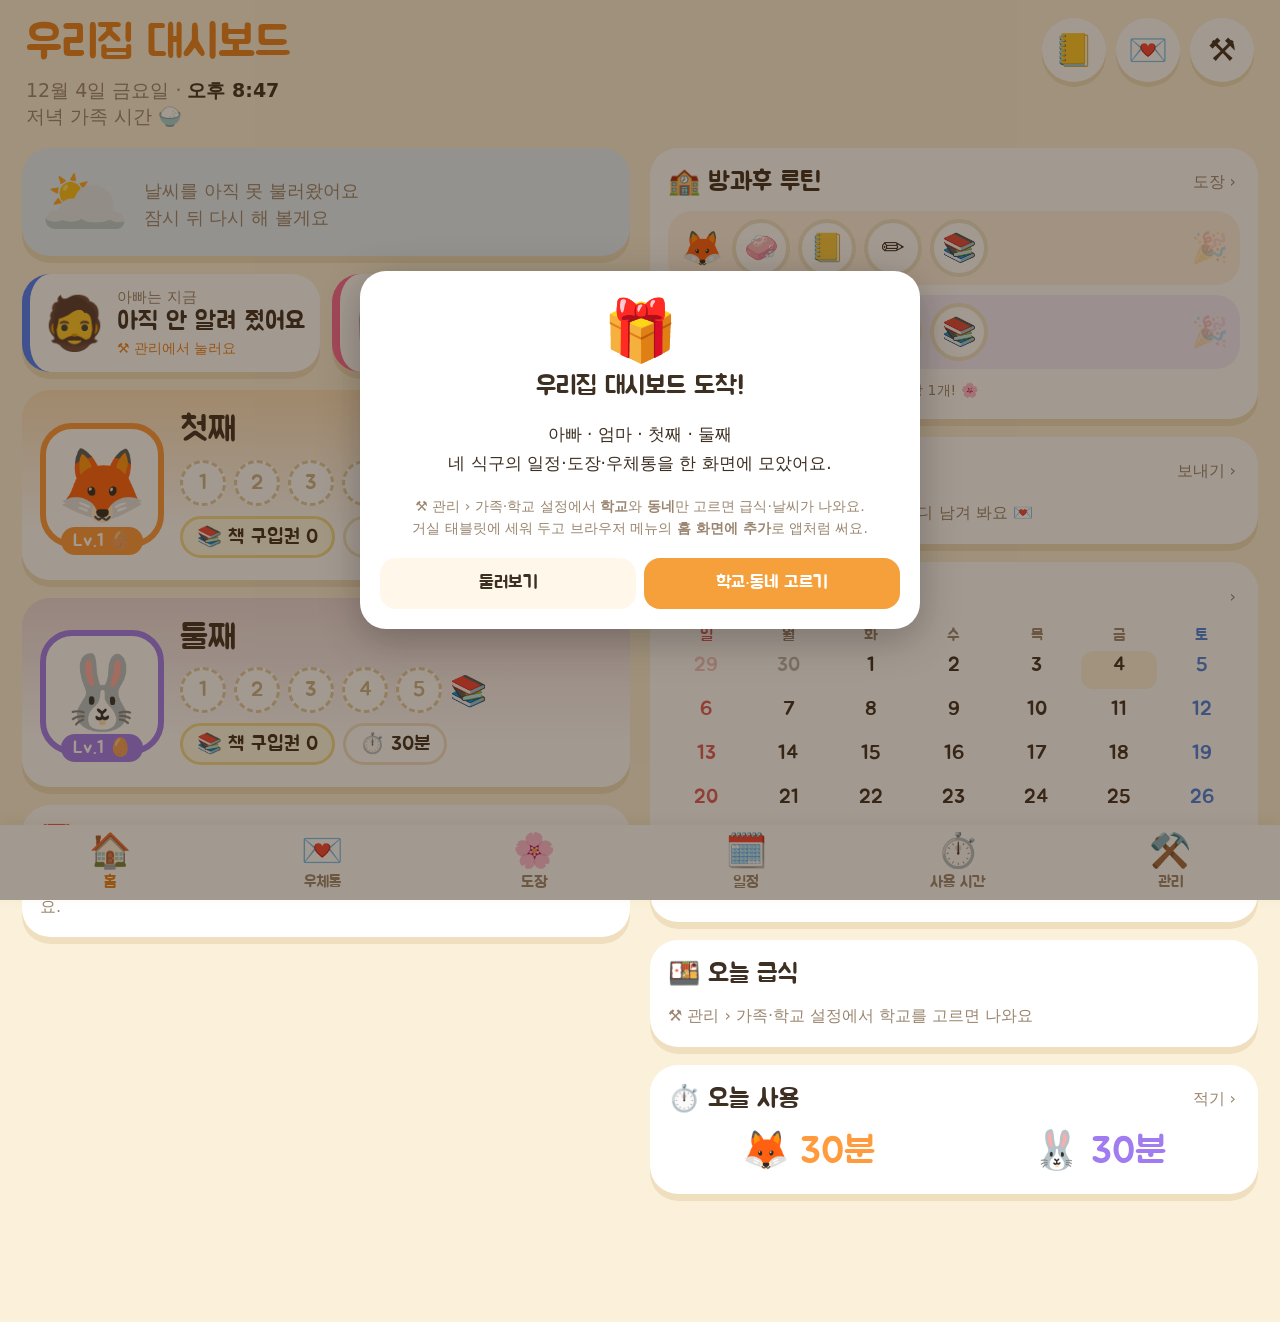
<file: index.html>
<!DOCTYPE html>
<html lang="ko">
<head>
<meta charset="utf-8">
<meta name="viewport" content="width=device-width,initial-scale=1,viewport-fit=cover">
<meta name="theme-color" content="#fbf1da">
<meta name="mobile-web-app-capable" content="yes">
<meta name="apple-mobile-web-app-capable" content="yes">
<meta name="apple-mobile-web-app-title" content="우리집 대시보드">
<link rel="manifest" href="manifest.webmanifest">
<link rel="icon" href="icon-192.png">
<link rel="apple-touch-icon" href="icon-192.png">
<link rel="preconnect" href="https://fonts.googleapis.com">
<link rel="preconnect" href="https://fonts.gstatic.com" crossorigin>
<link href="https://fonts.googleapis.com/css2?family=Jua&display=swap" rel="stylesheet">
<title>우리집 대시보드</title>
<style>
:root{--bg:#fbf1da;--card:#ffffff;--ink:#3d2f22;--sub:#9a8670;--line:#f1e3c6;--soft:#fff8ea;--sh:#efdfbf;--orange:#e9831f;--sky:#e4f2fb;
  --sat:env(safe-area-inset-top,0px);--sab:env(safe-area-inset-bottom,0px)}
body.night{--bg:#121823;--card:#1d2431;--ink:#eef2f8;--sub:#8f9bb0;--line:#2c3547;--soft:#242d3d;--sh:#0b0f16;--sky:#1c2a3b}
*{box-sizing:border-box;-webkit-tap-highlight-color:transparent}
html,body{margin:0;background:var(--bg);color:var(--ink);font-family:'Noto Sans KR','Noto Sans CJK KR','Apple SD Gothic Neo','Malgun Gothic',system-ui,sans-serif;transition:background .5s}
button{font:inherit;color:inherit}
.j{font-family:'Jua','Noto Sans KR','Noto Sans CJK KR',sans-serif;font-weight:400}
#wrap{max-width:760px;margin:0 auto;padding:calc(var(--sat) + 14px) 14px calc(var(--sab) + 110px)}
.view{display:none}.view.on{display:block}
.card{background:var(--card);border-radius:28px;box-shadow:0 7px 0 var(--sh);padding:18px;margin-bottom:18px;break-inside:avoid}
.ttl{display:flex;align-items:center;justify-content:space-between;gap:8px;margin-bottom:12px}
.ttl h2{font-family:'Jua',sans-serif;font-weight:400;font-size:26px;margin:0;display:flex;align-items:center;gap:8px}
.more{background:none;border:none;color:var(--sub);font-size:16px;cursor:pointer;padding:4px}
.empty{color:var(--sub);font-size:16px;line-height:1.6}
.hint{color:var(--sub);font-size:14px;line-height:1.6;margin-top:8px}
@media (min-width:1000px) and (orientation:landscape){
  #wrap{max-width:1320px;padding-left:22px;padding-right:22px}
  .grid2{columns:2;column-gap:20px}
}
/* 머리 */
.top{display:flex;align-items:flex-start;justify-content:space-between;gap:10px;margin:4px 4px 18px}
.top h1{font-family:'Jua',sans-serif;font-weight:400;color:var(--orange);font-size:clamp(30px,7.4vw,46px);margin:0;line-height:1.1}
.top .d{color:var(--sub);font-size:clamp(15px,3.7vw,19px);margin-top:8px;line-height:1.4}
.rbtns{display:flex;gap:10px;flex:none}
.rbtn{width:clamp(50px,12vw,64px);height:clamp(50px,12vw,64px);border-radius:50%;background:var(--card);box-shadow:0 5px 0 var(--sh);border:none;font-size:clamp(24px,6vw,32px);cursor:pointer;display:flex;align-items:center;justify-content:center}
.shout{background:linear-gradient(135deg,#fff1b8,#ffe08a);color:#5a3d00;border-radius:24px;box-shadow:0 7px 0 #f0cf6a;padding:16px 18px;margin-bottom:18px;font-family:'Jua',sans-serif;font-size:clamp(22px,5.4vw,30px);display:flex;gap:10px;align-items:center;break-inside:avoid}
.shout small{display:block;font-family:'Noto Sans KR',sans-serif;font-size:13px;opacity:.75}
/* 날씨 */
.wx{background:var(--sky);display:flex;align-items:center;gap:14px}
.wx .ic{font-size:clamp(52px,13vw,72px);line-height:1}
.wx .t{font-family:'Jua',sans-serif;font-size:clamp(44px,11vw,60px);line-height:1}
.wx .s{color:var(--sub);font-size:clamp(15px,3.8vw,18px);line-height:1.5;margin-top:4px}
.pmb{margin-left:auto;border-radius:22px;padding:10px 16px;color:#fff;text-align:center;font-family:'Jua',sans-serif;font-size:clamp(18px,4.4vw,24px);line-height:1.15;flex:none}
.pmb small{display:block;font-size:.72em;opacity:.95}
/* 부모 */
.prow{display:grid;grid-template-columns:1fr 1fr;gap:12px;margin-bottom:18px;break-inside:avoid}
.pc{margin:0;border-left:8px solid;display:flex;gap:10px;align-items:center;cursor:pointer;padding:14px 12px;min-width:0}
.pc .av{font-size:clamp(38px,10vw,52px);flex:none;text-align:center;line-height:1}
.pc .av small{display:block;font-size:12px;color:var(--sub);margin-top:4px;font-family:'Noto Sans KR',sans-serif}
.pc .l1{color:var(--sub);font-size:15px}
.pc .l1 b{color:var(--ink)}
.pc .l2{font-family:'Jua',sans-serif;font-size:clamp(19px,4.8vw,25px);line-height:1.2;word-break:keep-all}
.pc .l3{color:var(--sub);font-size:13px;margin-top:4px}
.pc .l4{color:var(--orange);font-size:14px;margin-top:2px;line-height:1.4}
.pill{display:inline-block;border-radius:20px;padding:3px 11px;font-family:'Jua',sans-serif;font-size:15px;color:#fff;margin-top:5px;white-space:nowrap}
/* 아이 카드 */
.kc{display:flex;gap:16px;align-items:center;cursor:pointer;padding:22px 18px}
.kav{position:relative;flex:none;width:clamp(92px,22vw,124px);height:clamp(92px,22vw,124px);border-radius:32px;border:6px solid;background:var(--card);display:flex;align-items:center;justify-content:center;font-size:clamp(54px,13vw,72px)}
.lv{position:absolute;bottom:-14px;left:50%;transform:translateX(-50%);color:#fff;border-radius:16px;padding:2px 12px;font-family:'Jua',sans-serif;font-size:18px;white-space:nowrap}
.kn{font-family:'Jua',sans-serif;font-size:clamp(26px,6.4vw,34px);line-height:1.1}
.kn small{font-family:'Noto Sans KR',sans-serif;font-size:14px;color:var(--sub);margin-left:6px}
.stamps{display:flex;gap:clamp(4px,1.4vw,8px);align-items:center;margin:10px 0;flex-wrap:wrap}
.st{width:clamp(34px,8.4vw,46px);height:clamp(34px,8.4vw,46px);border-radius:50%;border:3px dashed #e2cea3;display:flex;align-items:center;justify-content:center;color:#c8b38a;font-family:'Jua',sans-serif;font-size:clamp(16px,4vw,21px);background:var(--card)}
.st.on{border-style:solid;font-size:clamp(20px,5vw,26px)}
.chips{display:flex;flex-wrap:wrap;gap:8px}
.chip{border-radius:22px;padding:5px 14px;font-family:'Jua',sans-serif;font-size:clamp(16px,4.2vw,20px);border:3px solid #f3dc8c;background:#fffbe6;color:#3d2f22;white-space:nowrap}
.chip.w{border-color:var(--line);background:var(--card);color:var(--ink)}
/* 일정 블록 */
.blk{border-radius:20px;padding:12px 16px;margin-bottom:10px}
.blk .who{font-family:'Jua',sans-serif;font-size:18px;margin-bottom:4px}
.er{display:flex;gap:10px;align-items:baseline;font-size:17px;line-height:1.7}
.er .t{font-family:'Jua',sans-serif;min-width:52px;color:#6b5a48}
body.night .er .t{color:var(--sub)}
.er.past{opacity:.45}
.sup{font-size:15px;color:#6b5a48;margin-top:2px}
body.night .sup{color:var(--sub)}
/* 루틴 */
.rr{display:flex;align-items:center;gap:8px;border-radius:24px;padding:8px 12px;margin-bottom:10px}
.rr .a{font-size:34px;flex:none;width:44px;text-align:center}
.ri{width:clamp(46px,11vw,58px);height:clamp(46px,11vw,58px);border-radius:50%;border:4px solid;background:var(--card);font-size:clamp(22px,5.6vw,28px);display:flex;align-items:center;justify-content:center;cursor:pointer;transition:transform .12s;flex:none;padding:0}
.ri:active{transform:scale(.9)}
.ri.off{border-color:var(--line)!important;filter:grayscale(.15)}
.ri.on{box-shadow:inset 0 0 0 30px rgba(255,255,255,.0)}
.party{margin-left:auto;font-size:30px;opacity:.25;transition:opacity .3s}
.party.on{opacity:1;animation:pop .6s}
@keyframes pop{50%{transform:scale(1.4)}}
/* 우체통 */
.mrow{display:flex;gap:12px;margin-bottom:14px}
.mav{width:56px;height:56px;border-radius:50%;border:4px solid;display:flex;align-items:center;justify-content:center;font-size:30px;flex:none;background:var(--card)}
.mb{flex:1;min-width:0}
.mmeta{color:var(--sub);font-size:14px;display:flex;align-items:center;gap:8px}
.mmeta button{background:none;border:none;font-size:18px;cursor:pointer;padding:0 2px}
.mtxt{font-family:'Jua',sans-serif;font-size:clamp(22px,5.6vw,28px);line-height:1.3;word-break:break-all;background:var(--card);border-radius:0 18px 18px 18px;padding:6px 14px 8px;box-shadow:0 3px 0 var(--sh);display:inline-block;margin-top:4px}
.qrs{display:flex;flex-wrap:wrap;gap:6px;margin-top:8px}
.qr{border:3px solid #efdcae;background:var(--card);border-radius:20px;padding:4px 12px;font-family:'Jua',sans-serif;font-size:16px;cursor:pointer}
.mprev{border:3px solid #efdcae;border-radius:18px;padding:8px 14px;margin-bottom:8px;background:var(--soft)}
.mprev .m{font-size:13px;color:var(--sub)}
.mprev .x{font-size:18px}
.who-row{display:flex;gap:10px;flex-wrap:wrap;margin:6px 0 12px}
.wb{border:4px solid var(--line);background:var(--soft);border-radius:22px;padding:8px 12px;cursor:pointer;text-align:center;min-width:72px}
.wb span{display:block;font-size:32px;line-height:1.1}
.wb b{font-family:'Jua',sans-serif;font-weight:400;font-size:16px}
.lbl{font-family:'Jua',sans-serif;font-size:18px;color:var(--sub)}
/* 달력 */
.cal{display:grid;grid-template-columns:repeat(7,1fr);gap:6px}
.cal .h{text-align:center;font-family:'Jua',sans-serif;color:var(--sub);font-size:16px}
.cd{border:2px solid var(--line);border-radius:14px;min-height:clamp(56px,13vw,92px);padding:4px 5px;cursor:pointer;overflow:hidden;background:var(--card)}
.cd .n{font-family:'Jua',sans-serif;font-size:clamp(15px,3.8vw,20px)}
.cd.sun .n{color:#e05a5a}.cd.sat .n{color:#4a7fe0}.cd.out{opacity:.35}
.cd.today{border:3px solid var(--orange);background:#fff3e0}
body.night .cd.today{background:#3a2c1c}
.cd.sel{outline:3px solid #7aa7ff}
.cc{font-size:11px;border-radius:8px;padding:1px 4px;margin-top:2px;white-space:nowrap;overflow:hidden;text-overflow:ellipsis;color:#3d2f22}
.mini .cd{min-height:auto;border:none;background:none;text-align:center;padding:2px 0;cursor:pointer}
.mini .cd.today{background:#fff3e0;border-radius:12px;border:none}
.dots{display:flex;justify-content:center;gap:3px;height:8px;margin-top:1px}
.dots i{width:7px;height:7px;border-radius:50%}
.dd{display:flex;align-items:center;gap:10px;border:3px solid #efdcae;background:var(--soft);border-radius:20px;padding:10px 14px;margin-bottom:10px}
.dd .ic{font-size:26px}
.dd .x{flex:1;min-width:0}
.dd .x b{font-family:'Jua',sans-serif;font-weight:400;font-size:19px;display:block;white-space:nowrap;overflow:hidden;text-overflow:ellipsis}
.dd .x small{color:var(--sub);font-size:14px}
.dd .dot{width:14px;height:14px;border-radius:50%;flex:none}
.dd .n{background:#e3efff;color:#2f6fd6;font-family:'Jua',sans-serif;border-radius:16px;padding:3px 12px;font-size:18px;flex:none}
.dd .del{background:none;border:none;font-size:20px;cursor:pointer}
.tabs{display:flex;gap:8px;flex-wrap:wrap;align-items:center}
.tb{border:none;border-radius:22px;padding:10px 16px;font-family:'Jua',sans-serif;font-size:18px;cursor:pointer;background:var(--soft);box-shadow:0 4px 0 var(--sh)}
.tb.on{background:#f5a03a;color:#fff;box-shadow:0 4px 0 #d07f1c}
.tb.pur{background:#6b5ce7;color:#fff;box-shadow:0 4px 0 #4d3fc4}
.legend{display:flex;flex-wrap:wrap;gap:12px;color:var(--sub);font-size:15px;margin-top:12px}
.ev2{display:flex;align-items:center;gap:10px;border-radius:16px;padding:10px 12px;margin-bottom:8px;cursor:pointer}
.ev2 .t{font-family:'Jua',sans-serif;min-width:54px}
.ev2 .x{flex:1;min-width:0}
.ev2 .x small{display:block;color:#6b5a48;font-size:13px}
.ev2.skip{opacity:.45;text-decoration:line-through}
.tt{width:100%;border-collapse:separate;border-spacing:0 6px}
.tt td{vertical-align:top;padding:6px 8px;font-size:16px}
.tt td:first-child{font-family:'Jua',sans-serif;width:44px;font-size:20px}
/* 도장·사용 시간 */
.bigst{display:flex;gap:10px;justify-content:center;margin:16px 0;flex-wrap:wrap}
.bigst .st{width:clamp(42px,11vw,66px);height:clamp(42px,11vw,66px);font-size:clamp(22px,5.4vw,32px)}
.btn{border:none;border-radius:20px;padding:12px 18px;font-family:'Jua',sans-serif;font-size:19px;cursor:pointer;background:var(--soft);box-shadow:0 4px 0 var(--sh);color:var(--ink)}
.btn.pri{background:#f5a03a;color:#fff;box-shadow:0 4px 0 #d07f1c}
.btn.grn{background:#3cbf7a;color:#fff;box-shadow:0 4px 0 #279a5d}
.btn.red{background:#ef6b5b;color:#fff;box-shadow:0 4px 0 #c94a3c}
.brow{display:flex;gap:10px;flex-wrap:wrap;margin-top:10px}
.log{font-size:15px;color:var(--sub);line-height:1.8;margin-top:10px}
.remain{font-family:'Jua',sans-serif;font-size:clamp(40px,10vw,56px);line-height:1.1}
.bar{height:14px;background:var(--line);border-radius:10px;overflow:hidden;margin:10px 0}
.bar i{display:block;height:100%;border-radius:10px}
/* 관리 */
.sw{position:relative;width:64px;height:36px;border-radius:20px;background:#d9cdb6;border:none;cursor:pointer;flex:none;transition:background .2s}
.sw::after{content:'';position:absolute;top:4px;left:4px;width:28px;height:28px;border-radius:50%;background:#fff;transition:left .2s}
.sw.on{background:#3cbf7a}.sw.on::after{left:32px}
.opt{display:flex;flex-wrap:wrap;gap:8px;margin:6px 0 10px}
.ob{border:3px solid var(--line);background:var(--card);border-radius:20px;padding:6px 14px;font-family:'Jua',sans-serif;font-size:17px;cursor:pointer}
.ob.on{border-color:#f5a03a;background:#fff3e0;color:#3d2f22}
.inp{width:100%;font:inherit;font-size:17px;border:3px solid var(--line);background:var(--card);color:var(--ink);border-radius:18px;padding:12px 14px}
.irow{display:flex;gap:8px;align-items:center}
.irow .inp{flex:1;min-width:0}
.shop{display:flex;align-items:center;gap:10px;font-size:18px;padding:6px 2px;border-bottom:1px dashed var(--line)}
.shop.done span{text-decoration:line-through;color:var(--sub)}
.shop button{background:none;border:none;font-size:20px;cursor:pointer}
/* 하단 탭 */
#nav{position:fixed;left:0;right:0;bottom:0;background:var(--card);box-shadow:0 -3px 14px rgba(120,90,40,.08);display:flex;justify-content:space-around;padding:8px 4px calc(var(--sab) + 8px);z-index:20}
#nav button{all:unset;flex:1;text-align:center;font-family:'Jua',sans-serif;font-size:clamp(13px,3.4vw,16px);color:var(--sub);cursor:pointer;position:relative;max-width:140px}
#nav button span{display:block;font-size:clamp(26px,7vw,34px);line-height:1.15}
#nav button.on{color:var(--orange)}
.badge{position:absolute;top:-4px;left:56%;background:#ff4d4f;color:#fff;border-radius:12px;font-size:12px;padding:1px 7px;font-family:sans-serif;font-weight:700}
/* 팝업 */
.sheet{position:fixed;inset:0;background:rgba(50,30,10,.45);display:none;align-items:center;justify-content:center;z-index:50;padding:14px}
.sheet.on{display:flex}
.box{background:var(--card);color:var(--ink);border-radius:26px;width:min(560px,100%);max-height:92vh;overflow:auto;padding:20px;box-shadow:0 10px 40px rgba(0,0,0,.25);font-size:16px}
.box h2{margin:0 0 12px;font-family:'Jua',sans-serif;font-weight:400;font-size:26px}
.box h3{margin:18px 0 6px;font-family:'Jua',sans-serif;font-weight:400;font-size:19px;color:var(--orange)}
.box label{display:block;font-size:13px;color:var(--sub);margin:10px 0 4px}
.box input[type=text],.box input[type=number],.box input[type=time],.box input[type=date],.box textarea,.box select{width:100%;font:inherit;font-size:16px;color:var(--ink);background:var(--soft);border:2px solid var(--line);border-radius:14px;padding:10px 12px}
.row2{display:flex;gap:8px}.row2>*{flex:1;min-width:0}
.btns{display:flex;gap:8px;margin-top:18px}
.btns button{flex:1;border:none;border-radius:16px;padding:14px;font-family:'Jua',sans-serif;font-size:18px;cursor:pointer;background:var(--soft)}
.btns .pri{background:#f5a03a;color:#fff}
.btns .del{background:#ffe3e0;color:#d63a2f;flex:.6}
.pset{border:2px solid var(--line);border-radius:18px;padding:4px 14px 14px;margin-top:10px}
.res button{display:block;width:100%;text-align:left;border:1px solid var(--line);background:var(--soft);border-radius:12px;padding:8px 10px;margin-top:6px;cursor:pointer}
.res small{color:var(--sub)}
.pin{display:flex;justify-content:center;gap:14px;margin:8px 0 14px}
.pin i{width:16px;height:16px;border-radius:50%;border:2px solid #f5a03a}
.pin i.f{background:#f5a03a}
.pad{display:grid;grid-template-columns:repeat(3,1fr);gap:8px}
.pad button{border:none;background:var(--soft);border-radius:16px;padding:14px;font-size:24px;font-weight:800;cursor:pointer}
.big{font-size:60px;text-align:center;margin:4px 0}
.center{text-align:center}
.alarm{font-family:'Jua',sans-serif;font-size:clamp(28px,7vw,40px);text-align:center;line-height:1.3}
#toast{position:fixed;left:50%;bottom:calc(var(--sab) + 100px);transform:translateX(-50%);background:#3d2f22;color:#fff;border-radius:2em;padding:11px 22px;font-weight:700;opacity:0;transition:opacity .3s;z-index:60;pointer-events:none;font-size:16px;white-space:nowrap}
#toast.on{opacity:1}
.boom{position:fixed;z-index:70;pointer-events:none;font-size:36px;animation:boom 1.3s ease-out forwards}
@keyframes boom{to{transform:translate(var(--dx),var(--dy)) rotate(var(--rt));opacity:0}}
@media (max-width:420px){.prow{gap:8px}.pc{padding:12px 8px;border-left-width:6px}.pc .l1{font-size:13px}}
</style>
</head>
<body>
<div id="wrap">
  <!-- 홈 -->
  <section class="view on" id="v-home">
    <div class="top">
      <div><h1 id="hTitle">우리집 대시보드</h1><div class="d" id="hDate"></div></div>
      <div class="rbtns"><a class="rbtn" href="wiki.html" title="가족 기록장" style="text-decoration:none">📒</a><button class="rbtn" data-go="mail" title="우체통">💌</button><button class="rbtn" data-go="admin" title="관리">⚒️</button></div>
    </div>
    <div id="hShout"></div>
    <div class="grid2">
      <div class="card wx" id="hWx"><div class="ic">⛅</div><div class="s">날씨 불러오는 중…</div></div>
      <div class="prow" id="hParents"></div>
      <div id="hKids"></div>
      <div class="card"><div class="ttl"><h2>📅 오늘 일정·준비물</h2><button class="more" data-go="cal" id="hTodayLbl"></button></div><div id="hToday"></div></div>
      <div class="card"><div class="ttl"><h2>🏫 방과후 루틴</h2><button class="more" data-go="stamp">도장 ›</button></div><div id="hRoutine"></div><div class="hint">아이콘을 누르면 체크돼요 · 다 하면 도장 1개! 🌸</div></div>
      <div class="card"><div class="ttl"><h2>💌 우체통</h2><button class="more" data-go="mail">보내기 ›</button></div><div id="hMail"></div></div>
      <div class="card"><div class="ttl"><h2 id="hCalTtl">🗓️ 이번 달 우리가족</h2><button class="more" data-go="cal">›</button></div><div class="cal mini" id="hCal"></div><div style="margin-top:14px" id="hUp"></div></div>
      <div class="card"><div class="ttl"><h2 id="hMealTtl">🍱 오늘 급식</h2></div><div id="hMeal"></div></div>
      <div class="card"><div class="ttl"><h2>⏱️ 오늘 사용</h2><button class="more" data-go="time">적기 ›</button></div><div id="hTime" style="display:flex;justify-content:space-around;flex-wrap:wrap;gap:10px"></div></div>
      <div id="hShop"></div>
    </div>
  </section>
  <!-- 우체통 -->
  <section class="view" id="v-mail">
    <div class="card"><div class="ttl" style="margin:0"><h2 style="font-size:32px">💌 우체통</h2></div></div>
    <div class="card"><div class="ttl"><h2>📨 가족 대화</h2></div><div id="mList"></div></div>
    <div class="card" id="mCompose"></div>
  </section>
  <!-- 도장 -->
  <section class="view" id="v-stamp">
    <div class="card"><div class="ttl" style="margin:0"><h2 style="font-size:32px">🌸 도장판</h2></div><div class="hint" id="sHint"></div></div>
    <div id="sList"></div>
  </section>
  <!-- 일정 -->
  <section class="view" id="v-cal">
    <div class="card">
      <div class="ttl"><h2 style="font-size:30px" id="cTtl">🗓️</h2></div>
      <div class="tabs"><button class="tb" id="cMonth">🗓️ 달력</button><button class="tb" id="cWeek">📘 학원 시간표</button><button class="tb" id="cPrev">‹</button><button class="tb" id="cNow">이번달</button><button class="tb" id="cNext">›</button></div>
      <div class="tabs" style="margin-top:12px"><button class="tb on" id="cAdd">＋ 일정·준비물</button><button class="tb pur" id="cAcad">📘 학원 등록</button></div>
    </div>
    <div class="card" id="cBody"></div>
    <div class="card" id="cDay"></div>
    <div class="card"><div class="ttl"><h2>📌 다가오는 일정</h2></div><div id="cUp"></div></div>
  </section>
  <!-- 사용 시간 -->
  <section class="view" id="v-time">
    <div class="card"><div class="ttl" style="margin:0"><h2 style="font-size:32px">⏱️ 사용 시간</h2></div><div class="hint">태블릿·게임·유튜브 시간을 아이별로 적어요. ▶ 시작을 누르면 시간이 줄어들고, 다 쓰면 알려줘요.</div></div>
    <div id="tList"></div>
  </section>
  <!-- 관리 -->
  <section class="view" id="v-admin">
    <div class="card"><div class="ttl" style="margin:0"><h2 style="font-size:32px">⚒️ 관리</h2></div><div class="hint">이 화면 정보는 이 기기에 저장돼요. 거실 태블릿 한 대에 띄워 두고 같이 써요.</div></div>
    <div class="card"><div class="ttl"><h2>📍 엄마·아빠 지금</h2></div><div id="aStatus"></div></div>
    <div class="card" id="aAlarm"></div>
    <div class="card"><div class="ttl"><h2>📢 태블릿에 한마디</h2></div><div class="irow"><input class="inp" id="aShout" placeholder="예: 숙제 먼저 하고 놀기!"><button class="btn pri" id="aShoutOn">띄우기</button><button class="btn" id="aShoutOff">내리기</button></div></div>
    <div class="card"><div class="ttl"><h2>🛒 장보기</h2></div><div id="aShop"></div><div class="irow" style="margin-top:10px"><input class="inp" id="aShopIn" placeholder="우유, 계란…"><button class="btn pri" id="aShopAdd">추가</button></div></div>
    <div class="card"><div class="ttl"><h2>⚡ 빠른 메뉴</h2></div><div class="brow"><button class="btn pri" id="aSet">⚙️ 가족·학교 설정</button><a class="btn" href="wiki.html" style="text-decoration:none">📒 가족 기록장</a><button class="btn" id="aFull">⛶ 전체화면</button><button class="btn" id="aVoice">🔊 소리 확인</button><button class="btn" id="aBackup">💾 옮기기·백업</button></div></div>
  </section>
</div>
<nav id="nav">
  <button data-t="home" class="on"><span>🏠</span>홈</button>
  <button data-t="mail"><span>💌</span>우체통<i class="badge" id="mBadge" style="display:none"></i></button>
  <button data-t="stamp"><span>🌸</span>도장</button>
  <button data-t="cal"><span>🗓️</span>일정</button>
  <button data-t="time"><span>⏱️</span>사용 시간</button>
  <button data-t="admin"><span>⚒️</span>관리</button>
</nav>
<div class="sheet" id="sheet"><div class="box" id="box"></div></div>
<div id="toast"></div>

<script>
'use strict';
/* =====================================================
   우리집 대시보드 — 거실 태블릿용 (이 기기에 저장)
   가족 이름은 선물 링크(#g=...)로만 들어가요
   ===================================================== */
const P_EMO = ['🧔','👨','👨‍🦱','🧑','👩','👩‍🦰','👱‍♀️','🐻','🐼','🦁'];
const K_EMO = ['🦊','🐰','🐱','🐯','🐶','🐼','🐨','🦄','🐥','🐹'];
const COLORS = ['#ff9b3d','#a07cf0','#2ec4b6','#ff6b9a','#4d7cff','#45b36b','#e0a800'];
const R_ICONS = [['🧼','씻기'],['📒','알림장'],['✏️','숙제'],['📚','책 읽기'],['🪥','양치'],['🎒','가방 챙기기'],['🧸','정리'],['🎹','연습'],['🥛','우유 마시기'],['🛏️','이불 개기']];
const LV_EMO = ['🥚','🐣','🐤','🐥','🐔','🦅','🦚','🦄'];
const QUICK = ['사랑해 ❤️','알았어 👍','곧 갈게 🚗','잘했어 👏','전화할게 📞','안 돼 🙅','배고파요 🍚','보고 싶어요 🥰'];
const PLACES = [['집','🏠'],['회사','🏢'],['이동중','🚗'],['밖','🌳'],['마트','🛒'],['출장','✈️']];
const STATES = ['일하는 중','회의 중','운전 중','씻는 중','밥 먹는 중','쉬는 중','곧 도착','자는 중'];
const REASONS = ['숙제 다 했어요','책 읽었어요','심부름 했어요','양보·배려','정리 정돈','칭찬해요'];
const DOW = ['일','월','화','수','목','금','토'];
const CITIES = [['서울',37.5665,126.978],['인천 서해구',37.54,126.66],['인천 검단구',37.596,126.66],['인천 연수구',37.4101,126.6783],['인천 남동구',37.4473,126.7314],['부평',37.507,126.7219],['인천 미추홀구',37.4635,126.65],['인천 영종구',37.492,126.494],['인천 제물포구',37.473,126.621],['인천',37.4563,126.7052],['김포',37.6153,126.7156],['부천',37.5034,126.766],['고양',37.6584,126.832],['파주',37.76,126.78],['수원',37.2636,127.0286],['성남',37.42,127.1267],['용인',37.2411,127.1776],['화성',37.1995,126.8315],['안양',37.3943,126.9568],['광명',37.4786,126.8644],['시흥',37.38,126.803],['안산',37.3219,126.8309],['하남',37.5393,127.2148],['남양주',37.636,127.2165],['의정부',37.7381,127.0337],['평택',36.9921,127.1129],['춘천',37.8813,127.7298],['원주',37.3422,127.9202],['강릉',37.7519,128.8761],['청주',36.6424,127.489],['천안',36.8151,127.1139],['세종',36.48,127.289],['대전',36.3504,127.3845],['전주',35.8242,127.148],['광주',35.1595,126.8526],['대구',35.8714,128.6014],['포항',36.019,129.3435],['울산',35.5384,129.3114],['부산',35.1796,129.0756],['창원',35.2281,128.6811],['김해',35.2285,128.8894],['통영',34.8544,128.4332],['제주',33.4996,126.5312]];

const DEF_SET = {
  title:'우리집', msg:'',
  people:[
    {id:'dad', role:'아빠', name:'', emoji:'🧔', color:'#4d7cff', parent:1},
    {id:'mom', role:'엄마', name:'', emoji:'👩', color:'#ff6b9a', parent:1},
    {id:'k1', role:'첫째', name:'첫째', emoji:'🦊', color:'#ff9b3d', grade:'', cls:'', school:null, routine:['🧼','📒','✏️','📚'], screen:30},
    {id:'k2', role:'둘째', name:'둘째', emoji:'🐰', color:'#a07cf0', grade:'', cls:'', school:null, routine:['🧼','📒','✏️','📚'], screen:30}
  ],
  rIcon:'📚', rName:'책 구입권', per:5,
  place:{name:'서울', lat:37.5665, lon:126.978, auto:1},
  pin:'0000', night:1, wake:1, voice:1, ddays:[],
  alarm:{on:1, before:10, repeat:3}
};
const DEF_DATA = {events:[], msgs:[], stamps:{}, status:{}, checks:{}, rdone:{}, screen:{}, timer:{}, shout:null, shop:[], seen:0, fired:{}};

const LS = {get(k,d){try{const v=localStorage.getItem(k);return v==null?d:JSON.parse(v)}catch(e){return d}}, set(k,v){try{localStorage.setItem(k,JSON.stringify(v))}catch(e){}}};
const clone = o => JSON.parse(JSON.stringify(o));
let S = Object.assign(clone(DEF_SET), LS.get('fb2_set', {}));
let D = Object.assign(clone(DEF_DATA), LS.get('fb2_data', {}));
let W = LS.get('fb2_wx', null), M = LS.get('fb2_meal', {}), SC = LS.get('fb2_sched', {});
const saveS = () => LS.set('fb2_set', S), saveD = () => LS.set('fb2_data', D);
const $ = id => document.getElementById(id);
const esc = s => String(s == null ? '' : s).replace(/[&<>"']/g, c => ({'&':'&amp;','<':'&lt;','>':'&gt;','"':'&quot;',"'":'&#39;'}[c]));
const pad = n => String(n).padStart(2,'0');
const ymd = d => d.getFullYear() + pad(d.getMonth()+1) + pad(d.getDate());
const dstr = d => d.getFullYear() + '-' + pad(d.getMonth()+1) + '-' + pad(d.getDate());
const addDays = (d, n) => { const x = new Date(d); x.setDate(x.getDate() + n); return x; };
const dayDiff = (a, b) => Math.round((new Date(b.getFullYear(), b.getMonth(), b.getDate()) - new Date(a.getFullYear(), a.getMonth(), a.getDate())) / 86400000);
const parseYmd = s => new Date(+s.slice(0,4), +s.slice(4,6)-1, +s.slice(6,8));
const uid = () => Date.now().toString(36) + Math.random().toString(36).slice(2, 6);
const tint = (c, a) => c + (a || '26');
const P = id => S.people.find(p => p.id === id);
const kids = () => S.people.filter(p => !p.parent);
const parents = () => S.people.filter(p => p.parent);
const lab = id => id === 'all' ? '가족' : (P(id) ? (P(id).parent ? P(id).role : P(id).name) : '?');
const col = id => id === 'all' ? '#9b7bff' : (P(id) ? P(id).color : '#aaa');
const emo = id => id === 'all' ? '🏠' : (P(id) ? P(id).emoji : '❔');
function todayKey(){ const d = new Date(); if (d.getHours() < 4) d.setDate(d.getDate() - 1); return ymd(d); }
function ampm(ts){ const d = new Date(ts); const h = d.getHours(); return (h < 12 ? '오전 ' : '오후 ') + ((h % 12) || 12) + ':' + pad(d.getMinutes()); }
function ago(ts){ const m = Math.floor((Date.now() - ts) / 60000); if (m < 2) return '방금'; if (m < 60) return m + '분 전'; if (m < 60*24) return Math.floor(m/60) + '시간 전'; return Math.floor(m/1440) + '일 전'; }
function toast(t){ const e = $('toast'); e.textContent = t; e.classList.add('on'); clearTimeout(toast.h); toast.h = setTimeout(() => e.classList.remove('on'), 2000); }
function say(t){ if (!S.voice || !('speechSynthesis' in window)) return; try { const u = new SpeechSynthesisUtterance(t); u.lang = 'ko-KR'; u.rate = 0.95; speechSynthesis.cancel(); speechSynthesis.speak(u); } catch(e){} }
function burst(ev, set){
  const x = ev && ev.clientX ? ev.clientX : innerWidth/2, y = ev && ev.clientY ? ev.clientY : innerHeight/2;
  const n = set.length > 1 ? 16 : 6;
  for (let i = 0; i < n; i++){ const s = document.createElement('div'); s.className = 'boom'; s.textContent = set[i % set.length]; s.style.left = x - 18 + 'px'; s.style.top = y - 18 + 'px';
    s.style.setProperty('--dx', (Math.random()*2-1)*190 + 'px'); s.style.setProperty('--dy', (Math.random()*-1.2-0.2)*170 + 'px'); s.style.setProperty('--rt', (Math.random()*2-1)*90 + 'deg');
    document.body.appendChild(s); setTimeout(() => s.remove(), 1400); }
}
function stampOf(id){ return D.stamps[id] = D.stamps[id] || {now:0, total:0, tickets:0, log:[]}; }

/* ===== 선물 링크 ===== */
(function(){
  const m = location.hash.match(/g=([A-Za-z0-9_-]+)/); if (!m) return;
  try {
    if (LS.get('fb2_gift', '') !== m[1]){
      const b = m[1].replace(/-/g,'+').replace(/_/g,'/');
      const g = JSON.parse(new TextDecoder().decode(Uint8Array.from(atob(b), c => c.charCodeAt(0))));
      if (g.t) S.title = g.t; if (g.m) S.msg = g.m;
      (g.p || []).forEach((n, i) => { if (n && S.people[i]) S.people[i].name = n; });
      (g.k || []).forEach((n, i) => { const k = S.people[2 + i]; if (n && k) k.name = n; });
      saveS(); LS.set('fb2_gift', m[1]); LS.set('fb2_hello', 0);
    }
  } catch(e){}
  history.replaceState(null, '', location.pathname + location.search);
})();

/* ===== 날씨 ===== */
function wmo(c, day){
  if (c === 0) return [day ? '☀️' : '🌙', '맑음']; if (c <= 2) return [day ? '🌤️' : '☁️', '구름 조금']; if (c === 3) return ['☁️', '흐림'];
  if (c === 45 || c === 48) return ['🌫️', '안개']; if (c >= 51 && c <= 57) return ['🌦️', '이슬비']; if (c >= 61 && c <= 67) return ['🌧️', '비'];
  if (c >= 71 && c <= 77) return ['🌨️', '눈']; if (c >= 80 && c <= 82) return ['🌦️', '소나기']; if (c >= 85 && c <= 86) return ['☃️', '눈']; if (c >= 95) return ['⛈️', '뇌우'];
  return ['🌤️', ''];
}
function wwo2wmo(c){ c = +c; if (c === 113) return 0; if (c === 116) return 2; if (c === 119 || c === 122) return 3; if ([143,248,260].includes(c)) return 45;
  if ([200,386,389,392,395].includes(c)) return 95; if ([179,182,185,227,230,317,320,323,326,329,332,335,338,350,362,365,368,371,374,377].includes(c)) return 71; if ([353,356,359].includes(c)) return 80; return 61; }
async function getJSON(url, ms){ const ctl = new AbortController(); const t = setTimeout(() => ctl.abort(), ms || 12000);
  try { const r = await fetch(url, {signal:ctl.signal}); if (!r.ok) throw new Error('HTTP ' + r.status); return await r.json(); } finally { clearTimeout(t); } }
async function loadWeather(){
  const {lat, lon} = S.place; const w = {at:Date.now(), place:S.place.name};
  try {
    const f = await getJSON(`https://api.open-meteo.com/v1/forecast?latitude=${lat}&longitude=${lon}&current=temperature_2m,apparent_temperature,weather_code,is_day&daily=weather_code,temperature_2m_max,temperature_2m_min,precipitation_probability_max&timezone=Asia%2FSeoul&forecast_days=2`);
    Object.assign(w, {t:f.current.temperature_2m, feel:f.current.apparent_temperature, code:f.current.weather_code, day:f.current.is_day, max:f.daily.temperature_2m_max[0], min:f.daily.temperature_2m_min[0], rain:f.daily.precipitation_probability_max[0], tmax:f.daily.temperature_2m_max[1], tmin:f.daily.temperature_2m_min[1], train:f.daily.precipitation_probability_max[1]});
  } catch(e){
    try { const f = await getJSON(`https://wttr.in/${lat},${lon}?format=j1`); const c = f.current_condition[0], d0 = f.weather[0], d1 = f.weather[1]; const h = new Date().getHours();
      Object.assign(w, {t:+c.temp_C, feel:+c.FeelsLikeC, code:wwo2wmo(c.weatherCode), day:(h >= 6 && h < 18) ? 1 : 0, max:+d0.maxtempC, min:+d0.mintempC, rain:Math.max(...d0.hourly.map(x => +x.chanceofrain)), tmax:+d1.maxtempC, tmin:+d1.mintempC, train:Math.max(...d1.hourly.map(x => +x.chanceofrain))});
    } catch(e2){ if (!W){ const el = $('hWx'); if (el) el.innerHTML = '<div class="ic">🌥️</div><div class="s">날씨를 아직 못 불러왔어요<br>잠시 뒤 다시 해 볼게요</div>'; } return; }
  }
  try { const a = await getJSON(`https://air-quality-api.open-meteo.com/v1/air-quality?latitude=${lat}&longitude=${lon}&current=pm10,pm2_5&timezone=Asia%2FSeoul`); w.pm10 = a.current.pm10; w.pm25 = a.current.pm2_5; } catch(e){}
  W = w; LS.set('fb2_wx', W); renderWx();
}
function pmGrade(pm10, pm25){
  const g10 = pm10 == null ? 0 : pm10 <= 30 ? 1 : pm10 <= 80 ? 2 : pm10 <= 150 ? 3 : 4;
  const g25 = pm25 == null ? 0 : pm25 <= 15 ? 1 : pm25 <= 35 ? 2 : pm25 <= 75 ? 3 : 4;
  return [null, ['좋음','#4aa3ff','😊'], ['보통','#3cbf7a','🙂'], ['나쁨','#f5862a','😷'], ['매우나쁨','#ef4b4b','😷']][Math.max(g10, g25)];
}

/* ===== 나이스(급식·학사일정) ===== */
const NEIS = 'https://open.neis.go.kr/hub/';
function schools(){ const out = []; kids().forEach(k => { if (k.school && !out.find(s => s.code === k.school.code)) out.push(k.school); }); return out; }
async function loadSchool(){
  const today = new Date(); const from = ymd(today), to10 = ymd(addDays(today, 10)), to90 = ymd(addDays(today, 100));
  for (const s of schools()){
    try { const r = await getJSON(`${NEIS}mealServiceDietInfo?Type=json&pSize=100&ATPT_OFCDC_SC_CODE=${s.office}&SD_SCHUL_CODE=${s.code}&MLSV_FROM_YMD=${from}&MLSV_TO_YMD=${to10}`);
      const rows = r.mealServiceDietInfo ? r.mealServiceDietInfo[1].row : []; const m = {};
      rows.filter(x => x.MMEAL_SC_CODE === '2' || x.MMEAL_SC_NM === '중식').forEach(x => { m[x.MLSV_YMD] = x.DDISH_NM.split(/<br\s*\/?>/i).map(t => t.replace(/\([\d.\s]+\)/g, '').replace(/[*#]/g,'').trim()).filter(Boolean); });
      M[s.code] = {at:Date.now(), days:m}; } catch(e){}
    try { const r = await getJSON(`${NEIS}SchoolSchedule?Type=json&pSize=200&ATPT_OFCDC_SC_CODE=${s.office}&SD_SCHUL_CODE=${s.code}&AA_FROM_YMD=${from}&AA_TO_YMD=${to90}`);
      const rows = r.SchoolSchedule ? r.SchoolSchedule[1].row : [];
      SC[s.code] = {at:Date.now(), list:rows.filter(x => !/토요휴업일/.test(x.EVENT_NM)).map(x => ({d:x.AA_YMD, n:x.EVENT_NM.trim(), g:[x.ONE_GRADE_EVENT_YN,x.TW_GRADE_EVENT_YN,x.THREE_GRADE_EVENT_YN,x.FR_GRADE_EVENT_YN,x.FIV_GRADE_EVENT_YN,x.SIX_GRADE_EVENT_YN]}))}; } catch(e){}
  }
  LS.set('fb2_meal', M); LS.set('fb2_sched', SC); renderAll();
}
function kidSchool(k){ if (!k.school || !SC[k.school.code]) return []; const g = +k.grade; return SC[k.school.code].list.filter(e => !g || e.g[g-1] !== 'N'); }

/* ===== 일정 모으기 ===== */
const KIND = {acad:'📘', fam:'🏠', makeup:'🔁', school:'🏫'};
function eventsOn(date){
  const ds = dstr(date), dow = date.getDay(), y = ymd(date); const out = [];
  D.events.forEach(e => {
    if (e.days){ if (e.days.includes(dow)) out.push(Object.assign({}, e, {kind:'acad', skipped:(e.skip || []).includes(ds)})); }
    else if (e.date === ds) out.push(Object.assign({kind:'fam'}, e));
  });
  const seen = {};
  kids().forEach(k => kidSchool(k).filter(e => e.d === y).forEach(e => { if (seen[e.n]){ seen[e.n].who = 'all'; return; } const o = {kind:'school', who:k.id, title:e.n, time:''}; seen[e.n] = o; out.push(o); }));
  return out.sort((a, b) => (a.time || '00:00').localeCompare(b.time || '00:00'));
}
function upcoming(days){
  const today = new Date(); const out = [];
  for (let i = 0; i <= (days || 60); i++){
    const d = addDays(today, i);
    eventsOn(d).filter(e => e.kind !== 'acad').forEach(e => out.push({d, diff:i, e}));
  }
  S.ddays.forEach(x => { const d = new Date(x.date + 'T00:00'); const diff = dayDiff(today, d); if (diff >= 0) out.push({d, diff, e:{kind:'dday', title:x.name, who:'all', id:'dd' + x.date + x.name}}); });
  wikiCare(days || 60).forEach(u => out.push(u));
  return out.sort((a, b) => a.diff - b.diff);
}

/* ===== 가족 기록장(wiki.html)에 적은 생일·생신·기일·기념일 ===== */
function wikiCare(days){
  const F = LS.get('fw_data', null); if (!F) return [];
  const from = new Date(); const out = [];
  const nextOf = md => { for (const yy of [from.getFullYear(), from.getFullYear() + 1]){ const d = new Date(yy, +md.slice(0,2) - 1, +md.slice(3,5)); if (dayDiff(from, d) >= 0) return d; } return null; };
  const add = (d, t, ic) => { if (!d) return; const diff = dayDiff(from, d); if (diff >= 0 && diff <= days) out.push({d, diff, e:{kind:'dday', title:t, who:'all', icon:ic, id:'w' + t}}); };
  (F.people || []).forEach(p => { const elder = p.group === 'elder', nm = elder ? p.name + '님' : p.name;
    if (!p.late && p.birth){ if (!p.lunar) add(nextOf(p.birth.slice(5)), nm + (elder ? ' 생신' : ' 생일'), '🎂'); else if (p.solar) add(new Date(p.solar + 'T00:00'), nm + (elder ? ' 생신' : ' 생일') + '(음력)', '🎂'); }
    if (p.late && p.mday){ if (!p.mlunar) add(nextOf(p.mday), '故 ' + p.name + '님 기일', '🕯️'); else if (p.msolar) add(new Date(p.msolar + 'T00:00'), '故 ' + p.name + '님 기일(음력)', '🕯️'); } });
  if (F.wedding){ const d = nextOf(F.wedding.slice(5)); if (d) add(d, '결혼기념일 ' + (d.getFullYear() - +F.wedding.slice(0,4)) + '주년', '💍'); }
  (F.entries || []).forEach(e => { if (e.cat === 'annual' && e.md){ if (!e.lunar) add(nextOf(e.md), e.title, '📅'); else if (e.solar) add(new Date(e.solar + 'T00:00'), e.title + '(음력)', '📅'); }
    if (e.cat === 'health' && e.next) add(new Date(e.next + 'T00:00'), '병원 예약 ' + (e.place || ''), '🩺'); });
  return out;
}

/* ===== 홈 ===== */
function phrase(d){
  const m = d.getHours()*60 + d.getMinutes(), we = d.getDay() === 0 || d.getDay() === 6;
  if (m < 390 || m >= 1290) return '잘 시간이에요 🌙';
  if (we) return m < 600 ? '느긋한 주말 아침 ☀️' : m < 1080 ? '신나는 주말 🎈' : '저녁 가족 시간 🍚';
  if (m < 510) return '학교 갈 준비 시간 🎒'; if (m < 780) return '즐거운 학교 시간 🏫'; if (m < 1080) return '방과후 시간 📚'; return '저녁 가족 시간 🍚';
}
function renderTop(){
  const d = new Date();
  $('hTitle').textContent = S.title + ' 대시보드';
  $('hDate').innerHTML = `${d.getMonth()+1}월 ${d.getDate()}일 ${DOW[d.getDay()]}요일 · <b style="color:var(--ink)">${ampm(d)}</b><br>${phrase(d)}`;
  $('hShout').innerHTML = D.shout ? `<div class="shout"><span style="font-size:1.3em">📢</span><div>${esc(D.shout.text)}<small>${ago(D.shout.at)} · 관리에서 내릴 수 있어요</small></div></div>` : '';
}
function renderWx(){
  if (!W || W.t == null) return;
  const [ic, tx] = wmo(W.code, W.day); const pm = pmGrade(W.pm10, W.pm25); const tips = [];
  const h = new Date().getHours(), lo = h >= 18 ? W.tmin : W.min, rain = h >= 18 ? W.train : W.rain;
  if (W.t <= 12 || lo <= 8) tips.push('겉옷 🧥'); if (lo <= 0) tips.push('장갑 🧤'); if (rain >= 50) tips.push((h >= 18 ? '내일 ' : '') + '우산 ☂️');
  if (pm && (pm[0] === '나쁨' || pm[0] === '매우나쁨')) tips.push('마스크 😷'); if ((h >= 18 ? W.tmax : W.max) >= 29) tips.push('물 많이 💧');
  $('hWx').innerHTML = `<div class="ic">${ic}</div><div style="min-width:0"><div class="t">${Math.round(W.t)}°</div><div class="s">${tx} · ${Math.round(W.min)}°/${Math.round(W.max)}° · ${esc(W.place)}<br>${tips.length ? tips.join(' · ') : '오늘도 좋은 하루 😊'}</div></div>
    ${pm ? `<div class="pmb" style="background:${pm[1]}"><small>미세먼지</small>${pm[2]} ${pm[0]}</div>` : ''}`;
}
function renderParents(){
  $('hParents').innerHTML = parents().map(p => {
    const s = D.status[p.id]; const fresh = s && Date.now() - s.at < 16*3600000;
    if (!fresh) return `<div class="card pc" data-p="${p.id}" style="border-color:${p.color}"><div class="av">${p.emoji}${p.name ? `<small>${esc(p.name)}</small>` : ''}</div><div style="min-width:0"><div class="l1">${esc(p.role)}는 지금</div><div class="l2">아직 안 알려 줬어요</div><div class="l4">⚒️ 관리에서 눌러요</div></div></div>`;
    const pl = PLACES.find(x => x[0] === s.place);
    return `<div class="card pc" data-p="${p.id}" style="border-color:${p.color}"><div class="av">${pl ? pl[1] : p.emoji}${p.name ? `<small>${esc(p.name)}</small>` : ''}</div><div style="min-width:0">
      <div class="l1">${esc(p.role)}는 지금 <b>${esc(s.place || '')}</b></div><div class="l2">${esc(s.text || '')}</div>
      <span class="pill" style="background:${s.busy ? '#ef4b4b' : '#3cbf7a'}">${s.busy ? '🔕 연락 어려워요' : '📞 연락 돼요'}</span><div class="l3">${ago(s.at)}</div></div></div>`;
  }).join('');
  document.querySelectorAll('.pc').forEach(c => c.onclick = () => editStatus(c.dataset.p));
}
function lvOf(k){ const t = stampOf(k.id).total; const lv = 1 + Math.floor(t / 10); return [lv, LV_EMO[Math.min(lv - 1, LV_EMO.length - 1)]]; }
function stampRow(k, big){
  const s = stampOf(k.id); let h = '';
  for (let i = 0; i < S.per; i++) h += i < s.now ? `<span class="st on" style="border-color:${k.color};background:${tint(k.color,'22')}">🌸</span>` : `<span class="st">${i + 1}</span>`;
  return `<div class="${big ? 'bigst' : 'stamps'}">${h}<span style="font-size:${big ? 40 : 30}px">${S.rIcon}</span></div>`;
}
function remainOf(k){ const sc = scrOf(k.id); const used = sc.used + (D.timer[k.id] ? (Date.now() - D.timer[k.id]) / 60000 : 0); return Math.max(0, Math.round((k.screen || 30) + sc.bonus - used)); }
function renderKids(){
  $('hKids').innerHTML = kids().map(k => { const s = stampOf(k.id); const [lv, le] = lvOf(k);
    return `<div class="card kc" data-k="${k.id}" style="background:linear-gradient(180deg,${tint(k.color,'30')} 0%,var(--card) 75%)">
      <div class="kav" style="border-color:${k.color}">${k.emoji}<span class="lv" style="background:${k.color}">Lv.${lv} ${le}</span></div>
      <div style="min-width:0;flex:1"><div class="kn">${esc(k.name)}${k.grade ? `<small>${k.grade}학년${k.cls ? ' ' + esc(k.cls) + '반' : ''}</small>` : ''}</div>${stampRow(k)}
      <div class="chips"><span class="chip">${S.rIcon} ${esc(S.rName)} ${s.tickets}</span><span class="chip w">⏱️ ${remainOf(k)}분${D.timer[k.id] ? ' ▶' : ''}</span></div></div></div>`; }).join('');
  document.querySelectorAll('.kc').forEach(c => c.onclick = () => { go('stamp'); setTimeout(() => { const el = document.querySelector('#sList [data-k="' + c.dataset.k + '"]'); if (el) el.scrollIntoView({behavior:'smooth', block:'start'}); }, 50); });
}
function renderToday(){
  const d = new Date(); $('hTodayLbl').textContent = `${d.getMonth()+1}/${d.getDate()}(${DOW[d.getDay()]}) ›`;
  const evs = eventsOn(d).filter(e => !e.skipped); const now = pad(d.getHours()) + ':' + pad(d.getMinutes());
  const order = [...kids().map(k => k.id), ...parents().map(p => p.id), 'all'];
  const html = order.map(id => { const es = evs.filter(e => e.who === id); if (!es.length) return '';
    const sups = es.filter(e => e.sup).map(e => e.sup);
    return `<div class="blk" style="background:${tint(col(id),'24')}"><div class="who">${emo(id)} ${esc(lab(id))}</div>
      ${es.map(e => `<div class="er ${e.time && e.time < now ? 'past' : ''}"><span class="t">${e.time || '종일'}</span><span>${KIND[e.kind] || '🏠'} ${esc(e.title)}</span></div>`).join('')}
      ${sups.length ? `<div class="sup">🎒 준비물: ${esc(sups.join(', '))}</div>` : ''}</div>`; }).join('');
  $('hToday').innerHTML = html || `<div class="empty">오늘은 일정이 없어요. 일정 탭에서 <b>학원 등록</b>을 해 두면 요일마다 자동으로 떠요.</div>`;
}
function routineFor(k){ return (k.routine || []).map(ic => R_ICONS.find(r => r[0] === ic) || [ic, '']); }
function renderRoutine(){
  const tk = todayKey(); const ch = D.checks[tk] || {};
  $('hRoutine').innerHTML = kids().map(k => { const done = ch[k.id] || []; const rs = routineFor(k); const all = rs.length && rs.every(r => done.includes(r[0]));
    return `<div class="rr" style="background:${tint(k.color,'22')}"><span class="a">${k.emoji}</span>
      ${rs.map(r => `<button class="ri ${done.includes(r[0]) ? 'on' : 'off'}" data-k="${k.id}" data-i="${r[0]}" title="${r[1]}" style="border-color:${k.color};${done.includes(r[0]) ? 'background:' + tint(k.color,'40') : ''}">${r[0]}</button>`).join('')}
      <span class="party ${all ? 'on' : ''}">🎉</span></div>`; }).join('');
  document.querySelectorAll('#hRoutine .ri').forEach(b => b.onclick = e => toggleRoutine(b.dataset.k, b.dataset.i, e));
}
function toggleRoutine(kid, icon, ev){
  const tk = todayKey(); D.checks[tk] = D.checks[tk] || {}; const a = D.checks[tk][kid] = D.checks[tk][kid] || [];
  const at = a.indexOf(icon); if (at >= 0) a.splice(at, 1); else { a.push(icon); burst(ev, [icon]); }
  Object.keys(D.checks).forEach(x => { if (x < ymd(addDays(new Date(), -14))) delete D.checks[x]; });
  const k = P(kid); const rs = routineFor(k);
  if (rs.every(r => a.includes(r[0]))){ D.rdone[tk] = D.rdone[tk] || {}; if (!D.rdone[tk][kid]){ D.rdone[tk][kid] = 1; giveStamp(kid, '방과후 루틴 완료', ev); } }
  saveD(); renderRoutine(); renderKids();
}
function renderMailPrev(){
  const ms = D.msgs.slice(-2).reverse();
  $('hMail').innerHTML = ms.length ? ms.map(m => `<div class="mprev"><div class="m">${emo(m.from)} ${esc(lab(m.from))} → ${esc(lab(m.to))} · ${ago(m.at)}</div><div class="x">${esc(m.text)}</div></div>`).join('') : `<div class="empty">아직 편지가 없어요. 가족에게 한마디 남겨 봐요 💌</div>`;
  const unread = D.msgs.filter(m => m.at > D.seen).length; const b = $('mBadge'); b.style.display = unread ? '' : 'none'; b.textContent = unread;
}
function monthGrid(y, m, mini){
  const first = new Date(y, m, 1); const start = addDays(first, -first.getDay()); const today = new Date(); let h = DOW.map((d, i) => `<div class="h" style="${i === 0 ? 'color:#e05a5a' : i === 6 ? 'color:#4a7fe0' : ''}">${d}</div>`).join('');
  for (let i = 0; i < 42; i++){
    const d = addDays(start, i); if (i >= 35 && d.getMonth() !== m) break;
    const evs = eventsOn(d).filter(e => !e.skipped && (mini ? true : true));
    const cls = ['cd', d.getDay() === 0 ? 'sun' : '', d.getDay() === 6 ? 'sat' : '', d.getMonth() !== m ? 'out' : '', ymd(d) === ymd(today) ? 'today' : '', !mini && calSel === ymd(d) ? 'sel' : ''].join(' ');
    if (mini){ const cs = [...new Set(evs.filter(e => e.kind !== 'acad').map(e => col(e.who)))].slice(0, 3); h += `<div class="${cls}" data-d="${ymd(d)}"><div class="n">${d.getDate()}</div><div class="dots">${cs.map(c => `<i style="background:${c}"></i>`).join('')}</div></div>`; }
    else { const nonAcad = evs.filter(e => e.kind !== 'acad'); const shown = nonAcad.slice(0, 2); const acadN = evs.length - nonAcad.length;
      h += `<div class="${cls}" data-d="${ymd(d)}"><div class="n">${d.getDate()}</div>${shown.map(e => `<div class="cc" style="background:${tint(col(e.who),'33')}">${KIND[e.kind] || '🏠'}${esc(e.title)}</div>`).join('')}${nonAcad.length > 2 ? `<div class="cc">+${nonAcad.length - 2}</div>` : ''}${acadN ? `<div class="cc" style="background:none;color:var(--sub)">📘${acadN}</div>` : ''}</div>`; }
  }
  return h;
}
function upRow(u, del){
  const dd = u.d; const lbl = `${dd.getMonth()+1}/${dd.getDate()}(${DOW[dd.getDay()]})${u.e.time ? ' ' + u.e.time : ''}`;
  const ic = u.e.icon || (u.e.kind === 'dday' ? '🎈' : (KIND[u.e.kind] || '🏠'));
  return `<div class="dd"><span class="ic">${ic}</span><div class="x"><b>${esc(u.e.title)}</b><small>${lbl}${u.e.who !== 'all' ? ' · ' + esc(lab(u.e.who)) : ''}</small></div><span class="dot" style="background:${col(u.e.who)}"></span><span class="n">${u.diff === 0 ? '오늘' : 'D-' + u.diff}</span>${del && u.e.id && u.e.kind !== 'school' && u.e.kind !== 'dday' ? `<button class="del" data-del="${u.e.id}">🗑️</button>` : ''}</div>`;
}
function renderHomeCal(){
  const d = new Date(); $('hCalTtl').textContent = `🗓️ ${d.getMonth()+1}월 우리가족`;
  $('hCal').innerHTML = monthGrid(d.getFullYear(), d.getMonth(), true);
  document.querySelectorAll('#hCal .cd').forEach(c => c.onclick = () => { calSel = c.dataset.d; const x = parseYmd(calSel); calY = x.getFullYear(); calM = x.getMonth(); go('cal'); });
  const up = upcoming(45).filter(u => u.diff > 0).slice(0, 4);
  $('hUp').innerHTML = up.length ? up.map(u => upRow(u)).join('') : `<div class="empty">다가오는 일정이 없어요</div>`;
}
function renderMeal(){
  const now = new Date(); const after = now.getHours() >= 14 || now.getDay() === 0 || now.getDay() === 6; const sc = schools();
  if (!sc.length){ $('hMealTtl').textContent = '🍱 오늘 급식'; $('hMeal').innerHTML = `<div class="empty">⚒️ 관리 › 가족·학교 설정에서 학교를 고르면 나와요</div>`; return; }
  let label = '오늘', html = '';
  sc.forEach(s => { const days = (M[s.code] || {}).days || {}; let key = ymd(now);
    if (after || !days[key]){ const ks = Object.keys(days).filter(x => x > ymd(now)).sort(); if (ks[0]) key = ks[0]; }
    if (key !== ymd(now)){ const d = parseYmd(key); const diff = dayDiff(now, d); label = diff === 1 ? '내일' : (d.getMonth()+1) + '/' + d.getDate() + '(' + DOW[d.getDay()] + ')'; }
    const who = kids().filter(k => k.school && k.school.code === s.code).map(k => k.emoji + ' ' + k.name).join(' ');
    const m = days[key];
    html += `<div style="margin-bottom:10px"><div class="hint" style="margin:0 0 4px">${esc(who)}</div><div style="font-size:18px;line-height:1.7">${m ? m.map(esc).join(' · ') : (key === ymd(now) ? '오늘은 급식 정보가 없어요' : '급식 정보가 없어요')}</div></div>`; });
  $('hMealTtl').textContent = '🍱 ' + label + ' 급식'; $('hMeal').innerHTML = html;
}
function scrOf(id){ const tk = todayKey(); D.screen[tk] = D.screen[tk] || {}; return D.screen[tk][id] = D.screen[tk][id] || {used:0, bonus:0}; }
function renderHomeTime(){
  $('hTime').innerHTML = kids().map(k => `<div class="j" style="font-size:clamp(28px,7vw,38px);color:${k.color}">${k.emoji} ${remainOf(k)}분${D.timer[k.id] ? ' <span style="font-size:.6em">▶</span>' : ''}</div>`).join('');
  const left = D.shop.filter(s => !s.done);
  $('hShop').innerHTML = left.length ? `<div class="card"><div class="ttl"><h2>🛒 장보기</h2><button class="more" data-go="admin">관리 ›</button></div><div class="chips">${left.map(s => `<span class="chip w">${esc(s.text)}</span>`).join('')}</div></div>` : '';
  bindGo($('hShop'));
}

/* ===== 우체통 ===== */
let mFrom = LS.get('fb2_from', 'k1'), mTo = 'dad';
function renderMail(){
  const ms = D.msgs.slice(-40);
  $('mList').innerHTML = ms.length ? ms.map(m => `<div class="mrow"><div class="mav" style="border-color:${col(m.from)}">${emo(m.from)}</div><div class="mb">
    <div class="mmeta">${esc(lab(m.from))} → ${esc(lab(m.to))} · ${ampm(m.at)}<button data-say="${m.id}" title="읽어주기">🔊</button><button data-rm="${m.id}" title="지우기">🗑️</button></div>
    <div class="mtxt">${esc(m.text)}</div>
    ${m.to !== 'all' && m.to !== m.from ? `<div class="qrs">${QUICK.slice(0, 4).map(q => `<button class="qr" data-re="${m.id}" data-q="${esc(q)}">${esc(q)}</button>`).join('')}</div>` : ''}</div></div>`).join('')
    : `<div class="empty">아직 대화가 없어요. 아래에서 첫 편지를 보내요!</div>`;
  document.querySelectorAll('[data-say]').forEach(b => b.onclick = () => { const m = D.msgs.find(x => x.id === b.dataset.say); if (m) say(`${lab(m.from)}가 ${lab(m.to)}에게. ${m.text.replace(/[^\p{L}\p{N}\s.,!?]/gu, '')}`); });
  document.querySelectorAll('[data-rm]').forEach(b => b.onclick = () => { D.msgs = D.msgs.filter(x => x.id !== b.dataset.rm); saveD(); renderMail(); renderMailPrev(); });
  document.querySelectorAll('[data-re]').forEach(b => b.onclick = e => { const m = D.msgs.find(x => x.id === b.dataset.re); if (m) send(m.to, m.from, b.dataset.q, e); });
  const everyone = [...S.people.map(p => p.id)];
  $('mCompose').innerHTML = `<div class="ttl"><h2>📮 누구에게?</h2></div>
    <div class="lbl">보내는 사람</div><div class="who-row" id="mF">${everyone.map(id => `<button class="wb" data-v="${id}" style="${mFrom === id ? 'border-color:' + col(id) + ';background:' + tint(col(id),'26') : ''}"><span>${emo(id)}</span><b>${esc(lab(id))}</b></button>`).join('')}</div>
    <div class="lbl">받는 사람</div><div class="who-row" id="mT">${[...everyone, 'all'].map(id => `<button class="wb" data-v="${id}" style="${mTo === id ? 'border-color:' + col(id) + ';background:' + tint(col(id),'26') : ''}"><span>${emo(id)}</span><b>${esc(id === 'all' ? '가족 모두' : lab(id))}</b></button>`).join('')}</div>
    <div class="qrs" style="margin-bottom:10px">${QUICK.map(q => `<button class="qr" data-qq="${esc(q)}">${esc(q)}</button>`).join('')}</div>
    <div class="irow"><input class="inp" id="mIn" placeholder="하고 싶은 말을 적어요" maxlength="80"><button class="btn pri" id="mSend">보내기</button></div>`;
  document.querySelectorAll('#mF .wb').forEach(b => b.onclick = () => { mFrom = b.dataset.v; LS.set('fb2_from', mFrom); if (mTo === mFrom) mTo = mFrom === 'dad' ? 'mom' : 'dad'; renderMail(); });
  document.querySelectorAll('#mT .wb').forEach(b => b.onclick = () => { mTo = b.dataset.v; renderMail(); });
  document.querySelectorAll('[data-qq]').forEach(b => b.onclick = e => send(mFrom, mTo, b.dataset.qq, e));
  $('mSend').onclick = e => { const t = $('mIn').value.trim(); if (t) send(mFrom, mTo, t, e); };
  $('mIn').onkeydown = e => { if (e.key === 'Enter'){ const t = $('mIn').value.trim(); if (t) send(mFrom, mTo, t, null); } };
  D.seen = Date.now(); saveD(); renderMailPrev();
}
function send(from, to, text, ev){
  if (from === to){ toast('받는 사람을 골라요'); return; }
  D.msgs.push({id:uid(), from, to, text, at:Date.now()}); D.msgs = D.msgs.filter(m => Date.now() - m.at < 14*86400000).slice(-80);
  D.seen = Date.now(); saveD(); burst(ev, ['💌']); toast('보냈어요 💌'); renderMail(); setTimeout(() => { const l = $('mList'); const last = l && l.lastElementChild; if (last) last.scrollIntoView({block:'nearest'}); }, 30);
}

/* ===== 도장 ===== */
function renderStamp(){
  $('sHint').textContent = `도장 ${S.per}개를 모으면 ${S.rIcon} ${S.rName} 1장! 도장 10개마다 레벨이 올라요. 찍고 쓰는 건 어른 비밀번호가 필요해요.`;
  $('sList').innerHTML = kids().map(k => { const s = stampOf(k.id); const [lv, le] = lvOf(k);
    return `<div class="card" data-k="${k.id}" style="background:linear-gradient(180deg,${tint(k.color,'30')} 0%,var(--card) 60%)">
      <div style="display:flex;gap:16px;align-items:center"><div class="kav" style="border-color:${k.color}">${k.emoji}<span class="lv" style="background:${k.color}">Lv.${lv} ${le}</span></div>
      <div><div class="kn">${esc(k.name)}</div><div class="hint" style="margin:4px 0 0">지금 ${s.now}/${S.per} · 모은 도장 ${s.total}개 · 다음 레벨까지 ${10 - s.total % 10}개</div></div></div>
      ${stampRow(k, true)}
      <div class="chips" style="justify-content:center"><span class="chip">${S.rIcon} ${esc(S.rName)} ${s.tickets}장</span></div>
      <div class="lbl" style="margin-top:14px">왜 찍어 줄까요?</div>
      <div class="opt">${REASONS.map(r => `<button class="ob" data-st="${k.id}" data-r="${esc(r)}">${esc(r)}</button>`).join('')}</div>
      <div class="brow"><button class="btn pri" data-st="${k.id}" data-r="칭찬 도장">🌸 도장 찍기</button><button class="btn" data-use="${k.id}" ${s.tickets ? '' : 'disabled style="opacity:.5"'}>${S.rIcon} ${esc(S.rName)} 쓰기</button><button class="btn" data-undo="${k.id}">↩️ 하나 빼기</button></div>
      <div class="log">${s.log.slice(-5).reverse().map(l => `${new Date(l.at).getMonth()+1}/${new Date(l.at).getDate()} ${esc(l.why)}`).join('<br>') || '아직 도장 기록이 없어요'}</div></div>`; }).join('');
  document.querySelectorAll('[data-st]').forEach(b => b.onclick = e => withPin(() => giveStamp(b.dataset.st, b.dataset.r, e)));
  document.querySelectorAll('[data-use]').forEach(b => b.onclick = () => { const s = stampOf(b.dataset.use); if (!s.tickets) return; withPin(() => { s.tickets--; s.log.push({at:Date.now(), why:S.rIcon + ' ' + S.rName + ' 사용'}); saveD(); renderAll(); burst(null, [S.rIcon, '🎉', '✨']); toast(`${lab(b.dataset.use)} ${S.rName} 썼어요!`); }); });
  document.querySelectorAll('[data-undo]').forEach(b => b.onclick = () => withPin(() => { const s = stampOf(b.dataset.undo); if (s.now > 0){ s.now--; s.total = Math.max(0, s.total - 1); s.log.push({at:Date.now(), why:'도장 하나 뺐어요'}); saveD(); renderAll(); } }));
}
function giveStamp(kid, why, ev){
  const s = stampOf(kid); s.now++; s.total++; s.log.push({at:Date.now(), why:'🌸 ' + why}); s.log = s.log.slice(-60);
  const name = lab(kid);
  if (s.now >= S.per){ s.now = 0; s.tickets++; saveD(); burst(ev, [S.rIcon, '🎉', '🌸', '🥳', '✨']); toast(`🎉 ${name} ${S.rName} 1장 받았어요!`); say(`${name}, 도장 ${S.per}개 다 모았어요! ${S.rName} 한 장!`); }
  else { saveD(); burst(ev, ['🌸', '✨']); toast(`${name} 도장 꾹! 🌸`); }
  if (s.total % 10 === 0){ setTimeout(() => { toast(`${name} 레벨 업! Lv.${1 + s.total/10} ${LV_EMO[Math.min(s.total/10, LV_EMO.length-1)]}`); say(`${name} 레벨 업!`); }, 1600); }
  renderAll();
}

/* ===== 일정 탭 ===== */
let calY = new Date().getFullYear(), calM = new Date().getMonth(), calSel = ymd(new Date()), calMode = 'month';
function renderCal(){
  $('cTtl').textContent = `🗓️ ${calY}년 ${calM + 1}월`;
  $('cMonth').classList.toggle('on', calMode === 'month'); $('cWeek').classList.toggle('on', calMode === 'week');
  if (calMode === 'month'){
    $('cBody').innerHTML = `<div class="cal">${monthGrid(calY, calM, false)}</div><div class="legend"><span>🏠 가족</span><span>🏫 학교</span><span>📘 학원</span><span>🔁 보강</span><span>❌ 휴강</span></div>`;
    document.querySelectorAll('#cBody .cd').forEach(c => c.onclick = () => { calSel = c.dataset.d; renderCal(); $('cDay').scrollIntoView({behavior:'smooth', block:'nearest'}); });
  } else {
    const ac = D.events.filter(e => e.days);
    $('cBody').innerHTML = `<div class="ttl"><h2>📘 학원 시간표</h2></div>` + (ac.length ? `<table class="tt">${[1,2,3,4,5,6,0].map(d => { const es = ac.filter(e => e.days.includes(d)).sort((a, b) => (a.time || '').localeCompare(b.time || '')); if (!es.length) return '';
      return `<tr><td style="color:${d === 0 ? '#e05a5a' : d === 6 ? '#4a7fe0' : 'inherit'}">${DOW[d]}</td><td>${es.map(e => `<div class="ev2" data-ed="${e.id}" style="background:${tint(col(e.who),'24')};margin-bottom:4px"><span class="t">${e.time || '-'}</span><div class="x">${emo(e.who)} ${esc(e.title)}${e.sup ? `<small>🎒 ${esc(e.sup)}</small>` : ''}</div></div>`).join('')}</td></tr>`; }).join('')}</table>`
      : `<div class="empty">📘 학원 등록으로 요일마다 가는 학원을 넣어요.</div>`);
    document.querySelectorAll('#cBody [data-ed]').forEach(b => b.onclick = () => editAcad(D.events.find(e => e.id === b.dataset.ed)));
  }
  const sd = parseYmd(calSel); const evs = eventsOn(sd);
  $('cDay').innerHTML = `<div class="ttl"><h2>${sd.getMonth()+1}월 ${sd.getDate()}일 (${DOW[sd.getDay()]})</h2><button class="tb on" id="cAddDay">＋</button></div>` +
    (evs.length ? evs.map((e, i) => `<div class="ev2 ${e.skipped ? 'skip' : ''}" data-i="${i}" style="background:${tint(col(e.who),'24')}"><span class="t">${e.time || '종일'}</span><div class="x">${e.skipped ? '❌' : (KIND[e.kind] || '🏠')} ${esc(e.title)} <small>${emo(e.who)} ${esc(lab(e.who))}${e.sup ? ' · 🎒 ' + esc(e.sup) : ''}${e.skipped ? ' · 휴강' : ''}</small></div></div>`).join('') : `<div class="empty">이날은 일정이 없어요</div>`);
  $('cAddDay').onclick = () => editEvent(null, dstr(sd));
  document.querySelectorAll('#cDay .ev2').forEach(b => b.onclick = () => { const e = evs[+b.dataset.i]; if (e.kind === 'school') return; if (e.kind === 'acad') acadDayMenu(D.events.find(x => x.id === e.id), dstr(sd)); else editEvent(D.events.find(x => x.id === e.id)); });
  const up = upcoming(60).filter(u => u.e.kind !== 'acad').slice(0, 10);
  $('cUp').innerHTML = up.length ? up.map(u => upRow(u, true)).join('') : `<div class="empty">다가오는 일정이 없어요</div>`;
  document.querySelectorAll('#cUp [data-del]').forEach(b => b.onclick = () => { D.events = D.events.filter(e => e.id !== b.dataset.del); saveD(); renderAll(); toast('지웠어요'); });
}
$('cMonth').onclick = () => { calMode = 'month'; renderCal(); };
$('cWeek').onclick = () => { calMode = 'week'; renderCal(); };
$('cPrev').onclick = () => { calM--; if (calM < 0){ calM = 11; calY--; } renderCal(); };
$('cNext').onclick = () => { calM++; if (calM > 11){ calM = 0; calY++; } renderCal(); };
$('cNow').onclick = () => { const d = new Date(); calY = d.getFullYear(); calM = d.getMonth(); calSel = ymd(d); renderCal(); };
$('cAdd').onclick = () => editEvent(null, dstr(parseYmd(calSel)));
$('cAcad').onclick = () => editAcad(null);

/* ===== 사용 시간 ===== */
function renderTime(){
  $('tList').innerHTML = kids().map(k => { const sc = scrOf(k.id); const total = (k.screen || 30) + sc.bonus; const rem = remainOf(k); const run = !!D.timer[k.id];
    return `<div class="card" style="background:linear-gradient(180deg,${tint(k.color,'26')} 0%,var(--card) 60%)">
      <div style="display:flex;align-items:center;gap:14px"><span style="font-size:56px">${k.emoji}</span><div><div class="kn">${esc(k.name)}</div><div class="remain" style="color:${k.color}">${rem}분 <span style="font-size:.45em;color:var(--sub)">남았어요${run ? ' · ▶ 쓰는 중' : ''}</span></div></div></div>
      <div class="bar"><i style="width:${Math.min(100, (total - rem) / Math.max(1, total) * 100)}%;background:${k.color}"></i></div>
      <div class="hint" style="margin:0">기본 ${k.screen || 30}분${sc.bonus ? ' + 보너스 ' + sc.bonus + '분' : ''} · 쓴 시간 ${total - rem}분</div>
      <div class="brow">${run ? `<button class="btn red" data-stop="${k.id}">■ 그만</button>` : `<button class="btn grn" data-start="${k.id}" ${rem ? '' : 'disabled style="opacity:.5"'}>▶ 시작</button>`}
        <button class="btn" data-use10="${k.id}">10분 썼어요</button><button class="btn pri" data-bonus="${k.id}">🎁 +10분</button><button class="btn" data-reset="${k.id}">↺ 처음으로</button></div></div>`; }).join('');
  document.querySelectorAll('[data-start]').forEach(b => b.onclick = () => { D.timer[b.dataset.start] = Date.now(); saveD(); renderAll(); toast('시작! 다 쓰면 알려줄게요'); });
  document.querySelectorAll('[data-stop]').forEach(b => b.onclick = () => stopTimer(b.dataset.stop));
  document.querySelectorAll('[data-use10]').forEach(b => b.onclick = () => { scrOf(b.dataset.use10).used += 10; saveD(); renderAll(); });
  document.querySelectorAll('[data-bonus]').forEach(b => b.onclick = () => withPin(() => { scrOf(b.dataset.bonus).bonus += 10; saveD(); renderAll(); toast('보너스 10분! 🎁'); }));
  document.querySelectorAll('[data-reset]').forEach(b => b.onclick = () => withPin(() => { const s = scrOf(b.dataset.reset); s.used = 0; s.bonus = 0; delete D.timer[b.dataset.reset]; saveD(); renderAll(); }));
}
function stopTimer(id){ const t = D.timer[id]; if (!t) return; scrOf(id).used += (Date.now() - t) / 60000; delete D.timer[id]; saveD(); renderAll(); }
function checkTimers(){
  kids().forEach(k => { if (D.timer[k.id] && remainOf(k) <= 0){ stopTimer(k.id); showAlarm(`${k.emoji}`, `${k.name} 사용 시간 끝!`, `${k.name}, 사용 시간이 끝났어요. 이제 정리해요!`, 1); } });
}

/* ===== 관리 ===== */
function renderAdmin(){
  $('aStatus').innerHTML = parents().map(p => { const s = D.status[p.id] || {};
    return `<div style="margin-bottom:12px"><div class="lbl">${p.emoji} ${esc(p.role)}${p.name ? ' (' + esc(p.name) + ')' : ''}</div>
      <div class="opt">${PLACES.map(x => `<button class="ob ${s.place === x[0] ? 'on' : ''}" data-ps="${p.id}" data-pl="${x[0]}">${x[1]} ${x[0]}</button>`).join('')}</div>
      <button class="btn" data-ed="${p.id}">✏️ 상태 자세히${s.text ? ' · ' + esc(s.text) : ''}</button></div>`; }).join('');
  document.querySelectorAll('[data-ps]').forEach(b => b.onclick = () => { const id = b.dataset.ps; const s = D.status[id] || {}; D.status[id] = Object.assign({}, s, {place:b.dataset.pl, at:Date.now(), text:s.text || ''}); saveD(); renderAll(); toast(lab(id) + ' 지금 ' + b.dataset.pl); });
  document.querySelectorAll('#aStatus [data-ed]').forEach(b => b.onclick = () => editStatus(b.dataset.ed));
  const al = S.alarm; const today = eventsOn(new Date()).filter(e => e.time && !e.skipped);
  $('aAlarm').innerHTML = `<div style="display:flex;gap:12px;align-items:center"><span style="font-size:44px">🤖</span><div style="flex:1"><div class="j" style="font-size:22px">일정 자동 알람</div><div class="hint" style="margin:0">학원·보강·일정마다 미리 "[이름] OO 갈 시간!" 하고 말해줘요</div></div><button class="sw ${al.on ? 'on' : ''}" id="aOn"></button></div>
    <div class="lbl" style="margin-top:12px">몇 분 전</div><div class="opt">${[5,10,15,20,30].map(n => `<button class="ob ${al.before === n ? 'on' : ''}" data-bf="${n}">${n}분</button>`).join('')}</div>
    <div class="lbl">반복 (누르면 꺼짐)</div><div class="opt">${[1,3,5,10,15].map(n => `<button class="ob ${al.repeat === n ? 'on' : ''}" data-rp="${n}">${n}번</button>`).join('')}</div>
    <div class="lbl">오늘 울릴 알람</div><div class="log" style="margin-top:4px">${al.on && today.length ? today.map(e => { const [h, m] = e.time.split(':').map(Number); const t = new Date(); t.setHours(h, m - al.before, 0, 0);
      return `⏰ ${pad(t.getHours())}:${pad(t.getMinutes())} ${emo(e.who)} ${esc(lab(e.who))} ${esc(e.title)} 갈 시간${t < new Date() ? ' (지남)' : ''}`; }).join('<br>') : (al.on ? '오늘은 알람이 없어요' : '알람이 꺼져 있어요')}</div>`;
  $('aOn').onclick = () => { S.alarm.on = S.alarm.on ? 0 : 1; saveS(); renderAdmin(); if (S.alarm.on) say('일정 알람을 켰어요'); };
  document.querySelectorAll('[data-bf]').forEach(b => b.onclick = () => { S.alarm.before = +b.dataset.bf; saveS(); renderAdmin(); });
  document.querySelectorAll('[data-rp]').forEach(b => b.onclick = () => { S.alarm.repeat = +b.dataset.rp; saveS(); renderAdmin(); });
  $('aShop').innerHTML = D.shop.length ? D.shop.map(s => `<div class="shop ${s.done ? 'done' : ''}"><button data-sd="${s.id}">${s.done ? '☑️' : '⬜'}</button><span style="flex:1">${esc(s.text)}</span><button data-sx="${s.id}">🗑️</button></div>`).join('') : `<div class="empty">비어 있어요</div>`;
  document.querySelectorAll('[data-sd]').forEach(b => b.onclick = () => { const s = D.shop.find(x => x.id === b.dataset.sd); s.done = !s.done; saveD(); renderAll(); });
  document.querySelectorAll('[data-sx]').forEach(b => b.onclick = () => { D.shop = D.shop.filter(x => x.id !== b.dataset.sx); saveD(); renderAll(); });
  $('aShout').value = D.shout ? D.shout.text : '';
}
$('aShoutOn').onclick = () => { const t = $('aShout').value.trim(); if (!t) return; D.shout = {text:t, at:Date.now()}; saveD(); renderAll(); toast('태블릿에 띄웠어요'); say(t.replace(/[^\p{L}\p{N}\s.,!?]/gu, '')); };
$('aShoutOff').onclick = () => { D.shout = null; saveD(); renderAll(); toast('내렸어요'); };
$('aShopAdd').onclick = () => { $('aShopIn').value.split(',').map(s => s.trim()).filter(Boolean).forEach(t => D.shop.push({id:uid(), text:t, done:false})); $('aShopIn').value = ''; saveD(); renderAll(); };
$('aShopIn').onkeydown = e => { if (e.key === 'Enter') $('aShopAdd').click(); };
$('aSet').onclick = () => openSettings();
$('aFull').onclick = () => { const d = document, el = d.documentElement; try { if (d.fullscreenElement) d.exitFullscreen(); else { const f = el.requestFullscreen || el.webkitRequestFullscreen; const r = f && f.call(el); if (r && r.catch) r.catch(() => {}); } } catch(e){} };
$('aVoice').onclick = () => { if (!S.voice){ toast('설정에서 소리를 켜 주세요'); return; } say('안녕하세요! 우리집 대시보드예요.'); };
$('aBackup').onclick = () => backupBox();

/* ===== 팝업 ===== */
function openBox(html, ready){ $('box').innerHTML = html; $('sheet').classList.add('on'); ready && ready($('box')); }
function closeBox(){ $('sheet').classList.remove('on'); }
$('sheet').addEventListener('click', e => { if (e.target.id === 'sheet' && !$('sheet').dataset.lock) closeBox(); });
function pills(id, list, cur, colorOf){ return `<div class="opt" id="${id}">${list.map(x => `<button class="ob ${x[0] === cur ? 'on' : ''}" data-v="${esc(x[0])}" ${colorOf && x[0] === cur ? `style="border-color:${colorOf(x[0])};background:${tint(colorOf(x[0]),'26')}"` : ''}>${x[1]}</button>`).join('')}</div>`; }
function bindPills(box, id, onPick, colorOf){ box.querySelectorAll('#' + id + ' .ob').forEach(b => b.onclick = () => { box.querySelectorAll('#' + id + ' .ob').forEach(x => { x.classList.remove('on'); x.style.borderColor = ''; x.style.background = ''; }); b.classList.add('on'); if (colorOf){ b.style.borderColor = colorOf(b.dataset.v); b.style.background = tint(colorOf(b.dataset.v), '26'); } onPick(b.dataset.v); }); }
const whoList = (withAll) => [...S.people.map(p => [p.id, p.emoji + ' ' + (p.parent ? p.role : p.name)]), ...(withAll ? [['all','🏠 가족']] : [])];
function editEvent(ev, date){
  const e = ev ? clone(ev) : {who:'all', title:'', time:'', date:date || dstr(new Date()), sup:'', kind:'fam'};
  openBox(`<h2>${ev ? '일정 고치기' : '＋ 일정·준비물'}</h2>
    <label>누구</label>${pills('pW', whoList(true), e.who, col)}
    <label>종류</label>${pills('pK', [['fam','🏠 일정'],['makeup','🔁 보강']], e.kind)}
    <label>무엇</label><input type="text" id="iT" placeholder="예: 생일파티, 체험학습" value="${esc(e.title)}">
    <div class="row2"><div><label>날짜</label><input type="date" id="iD" value="${esc(e.date)}"></div><div><label>시간 (비우면 종일)</label><input type="time" id="iH" value="${esc(e.time)}"></div></div>
    <label>준비물</label><input type="text" id="iS" placeholder="예: 줄넘기, 물통" value="${esc(e.sup || '')}">
    <div class="btns">${ev ? '<button class="del" id="bDel">삭제</button>' : ''}<button id="bC">닫기</button><button class="pri" id="bOk">저장</button></div>`, box => {
    bindPills(box, 'pW', v => e.who = v, col); bindPills(box, 'pK', v => e.kind = v);
    $('bC').onclick = closeBox; if (ev) $('bDel').onclick = () => { D.events = D.events.filter(x => x.id !== ev.id); saveD(); closeBox(); renderAll(); };
    $('bOk').onclick = () => { const t = $('iT').value.trim(); if (!t){ $('iT').focus(); return; }
      const out = {id:ev ? ev.id : uid(), who:e.who, kind:e.kind, title:t, date:$('iD').value, time:$('iH').value, sup:$('iS').value.trim()};
      D.events = D.events.filter(x => x.id !== out.id).concat(out); saveD(); closeBox(); calSel = ymd(new Date(out.date + 'T00:00')); renderAll(); toast('저장했어요'); };
  });
}
function editAcad(ev){
  const e = ev ? clone(ev) : {who:(kids()[0] || {}).id, title:'', time:'15:00', days:[], sup:'', skip:[]};
  openBox(`<h2>📘 ${ev ? '학원 고치기' : '학원 등록'}</h2>
    <label>누구</label>${pills('pW', whoList(false), e.who, col)}
    <label>학원 이름</label><input type="text" id="iT" placeholder="예: 피아노, 태권도" value="${esc(e.title)}">
    <label>요일</label><div class="opt" id="pD">${DOW.map((d, i) => `<button class="ob ${e.days.includes(i) ? 'on' : ''}" data-v="${i}">${d}</button>`).join('')}</div>
    <div class="row2"><div><label>시간</label><input type="time" id="iH" value="${esc(e.time)}"></div><div><label>준비물 (매번)</label><input type="text" id="iS" placeholder="예: 도복" value="${esc(e.sup || '')}"></div></div>
    <div class="btns">${ev ? '<button class="del" id="bDel">삭제</button>' : ''}<button id="bC">닫기</button><button class="pri" id="bOk">저장</button></div>`, box => {
    bindPills(box, 'pW', v => e.who = v, col);
    box.querySelectorAll('#pD .ob').forEach(b => b.onclick = () => b.classList.toggle('on'));
    $('bC').onclick = closeBox; if (ev) $('bDel').onclick = () => { D.events = D.events.filter(x => x.id !== ev.id); saveD(); closeBox(); renderAll(); };
    $('bOk').onclick = () => { const t = $('iT').value.trim(); const days = [...box.querySelectorAll('#pD .ob.on')].map(b => +b.dataset.v);
      if (!t){ $('iT').focus(); return; } if (!days.length){ toast('요일을 골라요'); return; }
      const out = {id:ev ? ev.id : uid(), who:e.who, title:t, days, time:$('iH').value, sup:$('iS').value.trim(), skip:e.skip || []};
      D.events = D.events.filter(x => x.id !== out.id).concat(out); saveD(); closeBox(); renderAll(); toast('학원 등록했어요 📘'); };
  });
}
function acadDayMenu(ev, ds){
  if (!ev) return; const sk = (ev.skip || []).includes(ds);
  openBox(`<h2>📘 ${esc(ev.title)}</h2><div class="hint">${esc(lab(ev.who))} · ${ev.time} · ${ds}</div>
    <div class="btns" style="flex-direction:column"><button id="bSkip">${sk ? '✅ 이날 다시 가요' : '❌ 이날만 휴강'}</button><button id="bMk">🔁 보강 날짜 넣기</button><button id="bEd">✏️ 학원 고치기</button><button id="bC">닫기</button></div>`, () => {
    $('bSkip').onclick = () => { ev.skip = ev.skip || []; if (sk) ev.skip = ev.skip.filter(x => x !== ds); else ev.skip.push(ds); saveD(); closeBox(); renderAll(); };
    $('bMk').onclick = () => { closeBox(); editEvent(null, ds); setTimeout(() => { const b = document.querySelector('#pK .ob[data-v="makeup"]'); if (b) b.click(); const w = document.querySelector('#pW .ob[data-v="' + ev.who + '"]'); if (w) w.click(); $('iT').value = ev.title + ' 보강'; $('iH').value = ev.time; }, 30); };
    $('bEd').onclick = () => { closeBox(); editAcad(ev); }; $('bC').onclick = closeBox;
  });
}
function editStatus(id){
  const p = P(id); const s = Object.assign({place:'집', text:'', busy:0}, D.status[id] || {});
  openBox(`<h2>${p.emoji} ${esc(p.role)}는 지금</h2>
    <label>어디?</label>${pills('pPl', PLACES.map(x => [x[0], x[1] + ' ' + x[0]]), s.place)}
    <label>뭐 해요?</label>${pills('pSt', STATES.map(x => [x, x]), s.text)}
    <input type="text" id="iTx" placeholder="직접 쓰기 (예: 7시 퇴근)" value="${STATES.includes(s.text) ? '' : esc(s.text)}">
    <label>연락</label>${pills('pBz', [['0','📞 연락 돼요'],['1','🔕 연락 어려워요']], String(s.busy ? 1 : 0))}
    <div class="btns"><button class="del" id="bClr">지우기</button><button id="bC">닫기</button><button class="pri" id="bOk">알려주기</button></div>`, box => {
    bindPills(box, 'pPl', v => s.place = v); bindPills(box, 'pSt', v => { s.text = v; $('iTx').value = ''; }); bindPills(box, 'pBz', v => s.busy = +v);
    $('bC').onclick = closeBox; $('bClr').onclick = () => { delete D.status[id]; saveD(); closeBox(); renderAll(); };
    $('bOk').onclick = () => { const tx = $('iTx').value.trim(); if (tx) s.text = tx; s.at = Date.now(); D.status[id] = s; saveD(); closeBox(); renderAll(); toast(`${p.role}는 지금 ${s.place}`); };
  });
}
function withPin(fn){
  let v = '';
  openBox(`<h2 class="center">어른 확인 🔒</h2><div class="center hint" style="margin-top:-6px">엄마·아빠 비밀번호 4자리</div><div class="pin" id="pDots">${'<i></i>'.repeat(4)}</div>
    <div class="pad">${[1,2,3,4,5,6,7,8,9,'취소',0,'⌫'].map(n => `<button data-v="${n}">${n}</button>`).join('')}</div>`, box => {
    box.querySelectorAll('.pad button').forEach(b => b.onclick = e => { const n = b.dataset.v;
      if (n === '취소'){ closeBox(); return; } if (n === '⌫') v = v.slice(0, -1); else if (v.length < 4) v += n;
      box.querySelectorAll('#pDots i').forEach((d, i) => d.classList.toggle('f', i < v.length));
      if (v.length === 4){ if (v === String(S.pin)){ closeBox(); fn(e); } else { toast('번호가 달라요'); v = ''; setTimeout(() => box.querySelectorAll('#pDots i').forEach(d => d.classList.remove('f')), 200); } } });
  });
}
let alarmTimer = null;
function showAlarm(icon, title, speech, times){
  clearInterval(alarmTimer); let n = 0; $('sheet').dataset.lock = '1';
  openBox(`<div class="big">${icon}</div><div class="alarm">${esc(title)}</div><div class="btns"><button class="pri" id="bAok" style="font-size:22px;padding:18px">알았어요!</button></div>`, () => {
    $('bAok').onclick = () => { clearInterval(alarmTimer); delete $('sheet').dataset.lock; closeBox(); try { speechSynthesis.cancel(); } catch(e){} };
  });
  const speak = () => { if (n++ >= times){ clearInterval(alarmTimer); return; } say(speech); };
  speak(); alarmTimer = setInterval(speak, 12000);
}
function checkAlarms(){
  if (!S.alarm.on) return; const now = new Date(); const tk = ymd(now);
  eventsOn(now).filter(e => e.time && !e.skipped && e.kind !== 'school').forEach(e => {
    const [h, m] = e.time.split(':').map(Number); const at = new Date(now); at.setHours(h, m - S.alarm.before, 0, 0); const ev = new Date(now); ev.setHours(h, m, 0, 0);
    const key = tk + (e.id || e.title) + e.time;
    if (now >= at && now < ev && !D.fired[key]){ D.fired[key] = 1; Object.keys(D.fired).forEach(k => { if (k.slice(0, 8) < ymd(addDays(now, -2))) delete D.fired[k]; }); saveD();
      const name = lab(e.who); showAlarm(emo(e.who), `${name} ${e.title} 갈 시간! (${e.time})`, `${name}, ${e.title} 갈 시간이에요!${e.sup ? ' 준비물은 ' + e.sup + '!' : ''}`, S.alarm.repeat); }
  });
}

/* ===== 설정 ===== */
function openSettings(){
  const T = clone(S);
  const personHTML = (p, i) => `<div class="pset" data-i="${i}"><h3>${p.parent ? p.emoji + ' ' + esc(p.role) : (i - 1) + '. 아이'}</h3>
    <div class="row2">${p.parent ? `<div><label>호칭</label><input type="text" class="xRole" value="${esc(p.role)}"></div>` : ''}<div><label>이름</label><input type="text" class="xName" value="${esc(p.name)}"></div>
      ${!p.parent ? `<div><label>학년 · 반</label><div class="row2"><select class="xGrade"><option value="">-</option>${[1,2,3,4,5,6].map(g => `<option ${+p.grade === g ? 'selected' : ''}>${g}</option>`).join('')}</select><input type="text" class="xCls" placeholder="반" value="${esc(p.cls || '')}"></div></div>` : ''}</div>
    <label>캐릭터</label><div class="opt xEmo">${(p.parent ? P_EMO : K_EMO).map(e => `<button class="ob ${e === p.emoji ? 'on' : ''}" data-v="${e}">${e}</button>`).join('')}</div>
    <label>색</label><div class="opt xCol">${COLORS.map(c => `<button class="ob" data-v="${c}" style="background:${c};width:42px;height:34px;${c === p.color ? 'outline:3px solid var(--ink)' : ''}"></button>`).join('')}</div>
    ${!p.parent ? `<label>학교 (급식·학교 일정)</label><div class="irow"><input type="text" class="xQ" placeholder="학교 이름 예: 청라초"><button class="btn pri xB" style="padding:10px 14px">찾기</button></div>
      <div class="hint xNow">${p.school ? '선택됨: <b>' + esc(p.school.name) + '</b>' : '아직 안 골랐어요'}${i === 3 ? ' · <a href="#" class="xSame">첫째와 같은 학교</a>' : ''}</div><div class="res xR"></div>
      <label>방과후 루틴 (최대 6개)</label><div class="opt xRt">${R_ICONS.map(r => `<button class="ob ${(p.routine || []).includes(r[0]) ? 'on' : ''}" data-v="${r[0]}">${r[0]} ${r[1]}</button>`).join('')}</div>
      <label>하루 사용 시간 (분)</label><input type="number" class="xScr" min="0" max="300" value="${p.screen || 30}">` : ''}</div>`;
  openBox(`<h2>⚙️ 가족·학교 설정</h2>
    <label>우리집 이름 (대시보드 제목)</label><input type="text" id="sT" value="${esc(T.title)}">
    ${T.people.map(personHTML).join('')}
    <h3>🌸 도장 보상</h3><div class="row2"><div><label>아이콘</label><input type="text" id="sRi" value="${esc(T.rIcon)}" maxlength="4"></div><div><label>이름</label><input type="text" id="sRn" value="${esc(T.rName)}"></div><div><label>도장 몇 개에 1장</label><input type="number" id="sPer" min="3" max="10" value="${T.per}"></div></div>
    <h3>🌤️ 날씨 동네</h3><div class="irow"><select id="sCity" style="flex:1">${CITIES.map(c => `<option ${c[0] === T.place.name ? 'selected' : ''}>${c[0]}</option>`).join('')}${CITIES.find(c => c[0] === T.place.name) ? '' : `<option selected>${esc(T.place.name)}</option>`}</select><button class="btn" id="sGeo" style="padding:10px 12px">📍 지금 위치</button></div>
    <h3>🎈 D-day (생일·여행)</h3><div id="sDd"></div><button class="btn" id="sDdAdd" style="width:100%;margin-top:8px">＋ D-day 추가</button>
    <h3>🔒 어른 비밀번호</h3><input type="text" id="sPin" inputmode="numeric" maxlength="4" value="${esc(T.pin)}"><div class="hint">처음엔 0000이에요. 아이들이 모르는 번호로 바꿔요.</div>
    <h3>🖥️ 화면·소리</h3>
    <label><input type="checkbox" id="sNight" ${T.night ? 'checked' : ''}> 밤(21:30~06:30)엔 어두운 화면</label>
    <label><input type="checkbox" id="sWake" ${T.wake ? 'checked' : ''}> 화면 꺼짐 방지 (충전기 꽂아 두고 쓸 때)</label>
    <label><input type="checkbox" id="sVoice" ${T.voice ? 'checked' : ''}> 소리로 읽어주기 (알람·한마디·우체통)</label>
    <div class="hint">급식·학교 일정: 나이스 교육정보 개방포털 · 날씨·미세먼지: Open-Meteo</div>
    <div class="btns"><button id="bC">닫기</button><button class="pri" id="bOk">저장</button></div>`, box => {
    box.querySelectorAll('.pset').forEach(el => { const i = +el.dataset.i; const p = T.people[i];
      el.querySelectorAll('.xEmo .ob').forEach(b => b.onclick = () => { p.emoji = b.dataset.v; el.querySelectorAll('.xEmo .ob').forEach(x => x.classList.toggle('on', x === b)); });
      el.querySelectorAll('.xCol .ob').forEach(b => b.onclick = () => { p.color = b.dataset.v; el.querySelectorAll('.xCol .ob').forEach(x => x.style.outline = x === b ? '3px solid var(--ink)' : ''); });
      el.querySelectorAll('.xRt .ob').forEach(b => b.onclick = () => { const on = !b.classList.contains('on'); if (on && el.querySelectorAll('.xRt .ob.on').length >= 6){ toast('6개까지 골라요'); return; } b.classList.toggle('on', on); });
      if (!p.parent){
        const show = () => { el.querySelector('.xNow').innerHTML = (p.school ? '선택됨: <b>' + esc(p.school.name) + '</b>' : '아직 안 골랐어요') + (i === 3 ? ' · <a href="#" class="xSame">첫째와 같은 학교</a>' : ''); bindSame(); };
        const bindSame = () => { const a = el.querySelector('.xSame'); if (a) a.onclick = e => { e.preventDefault(); if (T.people[2].school){ p.school = clone(T.people[2].school); show(); } else toast('첫째 학교부터 골라요'); }; };
        bindSame();
        const search = async () => { const q = el.querySelector('.xQ').value.trim(); if (!q) return; const R = el.querySelector('.xR'); R.innerHTML = '<div class="hint">찾는 중…</div>';
          try { const r = await getJSON(`${NEIS}schoolInfo?Type=json&pSize=20&SCHUL_NM=${encodeURIComponent(q)}`); const rows = r.schoolInfo ? r.schoolInfo[1].row : [];
            if (!rows.length){ R.innerHTML = '<div class="hint">못 찾았어요. 이름을 줄여서 다시 (예: 청라)</div>'; return; }
            R.innerHTML = rows.map((x, j) => `<button data-j="${j}">${esc(x.SCHUL_NM)} <small>${esc(x.ORG_RDNMA || x.LCTN_SC_NM)}</small></button>`).join('');
            R.querySelectorAll('button').forEach(b => b.onclick = () => { const x = rows[+b.dataset.j]; p.school = {office:x.ATPT_OFCDC_SC_CODE, code:x.SD_SCHUL_CODE, name:x.SCHUL_NM, addr:x.ORG_RDNMA || ''}; R.innerHTML = ''; show();
              if (T.place.auto){ const c = CITIES.slice().sort((a, b) => b[0].length - a[0].length).find(c => c[0].split(' ').every(w => (x.ORG_RDNMA || '').includes(w))); if (c) $('sCity').value = c[0]; } });
          } catch(e){ R.innerHTML = '<div class="hint">인터넷 연결을 확인해요</div>'; } };
        el.querySelector('.xB').onclick = search; el.querySelector('.xQ').onkeydown = e => { if (e.key === 'Enter') search(); };
      }
    });
    const drawDd = () => { $('sDd').innerHTML = T.ddays.map((d, i) => `<div class="row2" style="margin-top:6px"><input type="text" value="${esc(d.name)}" placeholder="예: 엄마 생일 🎂" data-i="${i}" class="dN"><input type="date" value="${esc(d.date)}" data-i="${i}" class="dD"><button class="btn" data-i="${i}" style="flex:none;padding:8px 12px">✕</button></div>`).join('');
      box.querySelectorAll('.dN').forEach(x => x.oninput = () => T.ddays[+x.dataset.i].name = x.value); box.querySelectorAll('.dD').forEach(x => x.oninput = () => T.ddays[+x.dataset.i].date = x.value);
      box.querySelectorAll('#sDd .btn').forEach(x => x.onclick = () => { T.ddays.splice(+x.dataset.i, 1); drawDd(); }); };
    drawDd(); $('sDdAdd').onclick = () => { T.ddays.push({name:'', date:dstr(addDays(new Date(), 7))}); drawDd(); };
    $('sCity').onchange = () => T.place.auto = 0;
    $('sGeo').onclick = () => { if (!navigator.geolocation){ toast('이 기기는 위치를 못 써요'); return; }
      navigator.geolocation.getCurrentPosition(p => { T.place = {name:'우리 동네', lat:+p.coords.latitude.toFixed(3), lon:+p.coords.longitude.toFixed(3), auto:0, geo:1}; const o = document.createElement('option'); o.textContent = '우리 동네'; o.selected = true; $('sCity').appendChild(o); toast('지금 위치로 맞췄어요'); }, () => toast('위치 권한을 허용해 주세요'), {timeout:10000}); };
    $('bC').onclick = closeBox;
    $('bOk').onclick = () => {
      T.title = $('sT').value.trim() || '우리집';
      box.querySelectorAll('.pset').forEach(el => { const p = T.people[+el.dataset.i];
        if (p.parent) p.role = el.querySelector('.xRole').value.trim() || p.role;
        p.name = el.querySelector('.xName').value.trim() || (p.parent ? '' : p.name);
        if (!p.parent){ p.grade = el.querySelector('.xGrade').value; p.cls = el.querySelector('.xCls').value.trim(); p.routine = [...el.querySelectorAll('.xRt .ob.on')].map(b => b.dataset.v); if (!p.routine.length) p.routine = ['🧼','📒','✏️','📚']; p.screen = Math.max(0, Math.min(300, +el.querySelector('.xScr').value || 30)); } });
      T.rIcon = $('sRi').value.trim() || '📚'; T.rName = $('sRn').value.trim() || '책 구입권'; T.per = Math.max(3, Math.min(10, +$('sPer').value || 5));
      const cn = $('sCity').value; const c = CITIES.find(x => x[0] === cn); if (c && !(T.place.geo && cn === '우리 동네')) T.place = {name:c[0], lat:c[1], lon:c[2], auto:T.place.auto};
      const pin = $('sPin').value.trim(); if (!/^\d{4}$/.test(pin)){ toast('비밀번호는 숫자 4자리'); return; } T.pin = pin;
      T.night = $('sNight').checked ? 1 : 0; T.wake = $('sWake').checked ? 1 : 0; T.voice = $('sVoice').checked ? 1 : 0; T.ddays = T.ddays.filter(d => d.name && d.date);
      const schoolCh = JSON.stringify(kids().map(k => k.school)) !== JSON.stringify(T.people.filter(p => !p.parent).map(k => k.school));
      const placeCh = T.place.lat !== S.place.lat || T.place.lon !== S.place.lon;
      S = T; saveS(); closeBox(); renderAll(); if (placeCh) loadWeather(); if (schoolCh) loadSchool(); toast('저장했어요');
    };
  });
}
function backupBox(){
  const code = btoa(unescape(encodeURIComponent(JSON.stringify({S, D}))));
  openBox(`<h2>💾 옮기기·백업</h2><div class="hint">이 코드를 복사해 두면 새 태블릿에서 그대로 불러올 수 있어요.</div>
    <textarea id="bkOut" style="min-height:90px;margin-top:8px" readonly>${code}</textarea><button class="btn pri" id="bkCopy" style="margin-top:8px;width:100%">📋 복사</button>
    <h3>불러오기</h3><textarea id="bkIn" placeholder="여기에 코드 붙여넣기" style="min-height:70px"></textarea>
    <div class="btns"><button id="bC">닫기</button><button class="pri" id="bkLoad">불러오기</button></div>`, () => {
    $('bkCopy').onclick = async () => { try { await navigator.clipboard.writeText(code); toast('복사했어요'); } catch(e){ $('bkOut').select(); toast('길게 눌러 복사해요'); } };
    $('bC').onclick = closeBox;
    $('bkLoad').onclick = () => { try { const o = JSON.parse(decodeURIComponent(escape(atob($('bkIn').value.trim())))); if (!o.S || !o.D) throw 0; S = Object.assign(clone(DEF_SET), o.S); D = Object.assign(clone(DEF_DATA), o.D); saveS(); saveD(); closeBox(); renderAll(); loadWeather(); loadSchool(); toast('불러왔어요'); } catch(e){ toast('코드가 올바르지 않아요'); } };
  });
}
function hello(){
  const names = S.people.map(p => p.parent ? p.role + (p.name ? '(' + p.name + ')' : '') : p.name).join(' · ');
  openBox(`<div class="big">🎁</div><h2 class="center">${esc(S.title)} 대시보드 도착!</h2>
    <p class="center" style="line-height:1.7;font-size:17px">${S.msg ? esc(S.msg) + '<br>' : ''}${esc(names)}<br>네 식구의 일정·도장·우체통을 한 화면에 모았어요.</p>
    <div class="hint center">⚒️ 관리 › 가족·학교 설정에서 <b>학교</b>와 <b>동네</b>만 고르면 급식·날씨가 나와요.<br>거실 태블릿에 세워 두고 브라우저 메뉴의 <b>홈 화면에 추가</b>로 앱처럼 써요.</div>
    <div class="btns"><button id="bL">둘러보기</button><button class="pri" id="bS">학교·동네 고르기</button></div>`, () => {
    $('bL').onclick = () => { LS.set('fb2_hello', 1); closeBox(); keepAwake(); say('반가워요!'); };
    $('bS').onclick = () => { LS.set('fb2_hello', 1); keepAwake(); openSettings(); };
  });
}

/* ===== 탭·갱신 ===== */
let tab = 'home';
function go(t){ tab = t; document.querySelectorAll('.view').forEach(v => v.classList.toggle('on', v.id === 'v-' + t)); document.querySelectorAll('#nav button').forEach(b => b.classList.toggle('on', b.dataset.t === t)); window.scrollTo(0, 0); renderTab(); }
document.querySelectorAll('#nav button').forEach(b => b.onclick = () => go(b.dataset.t));
function bindGo(root){ (root || document).querySelectorAll('[data-go]').forEach(b => b.onclick = () => go(b.dataset.go)); }
function renderHome(){ renderTop(); renderWx(); renderParents(); renderKids(); renderToday(); renderRoutine(); renderMailPrev(); renderHomeCal(); renderMeal(); renderHomeTime(); }
function renderTab(){ if (tab === 'home') renderHome(); else if (tab === 'mail') renderMail(); else if (tab === 'stamp') renderStamp(); else if (tab === 'cal') renderCal(); else if (tab === 'time') renderTime(); else if (tab === 'admin') renderAdmin(); renderMailPrev(); }
function renderAll(){ applyNight(); renderTab(); }
function applyNight(){ const m = new Date().getHours()*60 + new Date().getMinutes(); document.body.classList.toggle('night', !!S.night && (m >= 1290 || m < 390)); }
let wake = null;
async function keepAwake(){ if (!S.wake || !('wakeLock' in navigator) || document.hidden || wake) return; try { wake = await navigator.wakeLock.request('screen'); wake.addEventListener('release', () => wake = null); } catch(e){} }
document.addEventListener('visibilitychange', () => { if (!document.hidden){ keepAwake(); tick(true); } });
window.addEventListener('storage', e => { if (e.key === 'fb2_data') D = Object.assign(clone(DEF_DATA), LS.get('fb2_data', {})); if (e.key === 'fb2_set') S = Object.assign(clone(DEF_SET), LS.get('fb2_set', {})); if (['fb2_data','fb2_set','fw_data'].includes(e.key)) renderAll(); });
document.addEventListener('click', () => keepAwake(), {passive:true});
let lastMin = -1, lastDay = ymd(new Date());
function tick(force){
  const now = new Date();
  checkAlarms(); checkTimers();
  if (now.getMinutes() !== lastMin || force){ lastMin = now.getMinutes(); applyNight(); if (tab === 'home') renderHome(); else if (tab === 'time') renderTime(); }
  if (ymd(now) !== lastDay){ lastDay = ymd(now); renderAll(); loadSchool(); }
  if (!W || Date.now() - W.at > 30*60000 || W.place !== S.place.name){ if (!tick.wl || Date.now() - tick.wl > 60000){ tick.wl = Date.now(); loadWeather(); } }
  if (schools().some(s => !M[s.code] || Date.now() - M[s.code].at > 3*3600000)){ if (!tick.sl || Date.now() - tick.sl > 120000){ tick.sl = Date.now(); loadSchool(); } }
}
bindGo(document);
renderAll(); tick(true); setInterval(tick, 15000);
if (!LS.get('fb2_hello', 0)) hello();
</script>
</body>
</html>
</file>
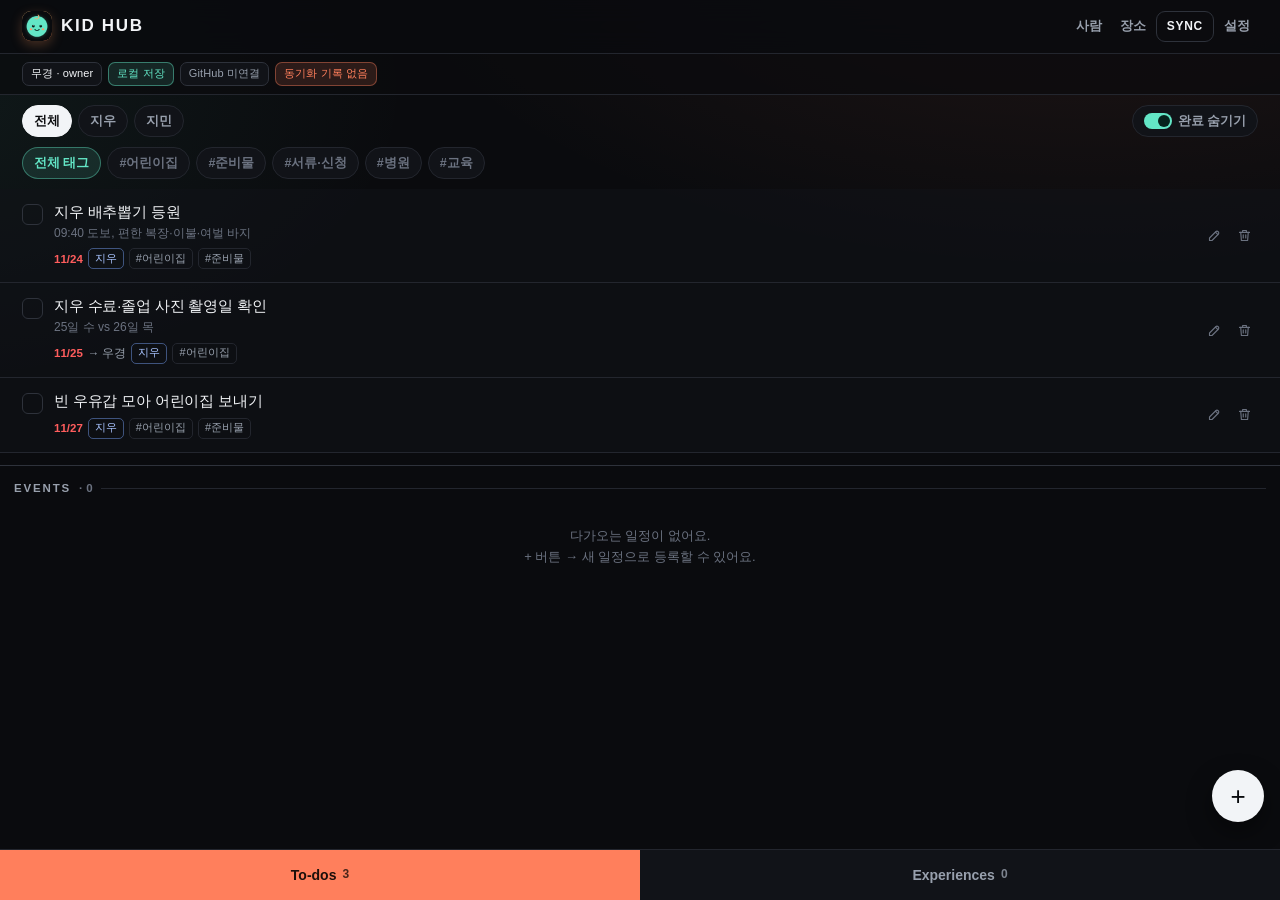
<file: kid-hub/index.html>
<!DOCTYPE html>
<html lang="ko" data-theme="dark">
<head>
<meta charset="utf-8" />
<meta name="viewport" content="width=device-width, initial-scale=1, viewport-fit=cover" />
<title>우리 집 Kid Hub</title>
<meta name="description" content="우리 집 아이들 할 일·일정·경험 기록" />
<meta name="theme-color" content="#0a0b0e" />
<meta name="apple-mobile-web-app-capable" content="yes" />
<meta name="mobile-web-app-capable" content="yes" />
<meta name="apple-mobile-web-app-title" content="Kid Hub" />
<meta name="apple-mobile-web-app-status-bar-style" content="black-translucent" />
<link rel="manifest" href="./manifest.webmanifest" />
<link rel="icon" href="./icons/icon-192.png" sizes="192x192" />
<link rel="apple-touch-icon" href="./icons/apple-touch-icon.png" />
<link rel="stylesheet" href="./styles.css" />
</head>
<body>

<header class="topbar">
  <div class="brand">
    <img class="brand-mark" src="./icons/icon-192.png" alt="" width="30" height="30" />
    <span class="brand-name">KID HUB</span>
  </div>
  <nav class="top-actions" aria-label="상단 메뉴">
    <button type="button" data-open="people">사람</button>
    <button type="button" data-open="places">장소</button>
    <button type="button" id="btn-sync" class="sync-btn" aria-label="동기화">SYNC<span class="dot" aria-hidden="true"></span></button>
    <button type="button" data-open="settings">설정</button>
  </nav>
</header>

<div class="statusbar" aria-live="polite">
  <span class="chip chip-owner">무경 · owner</span>
  <span class="chip" id="status-local">로컬 저장</span>
  <span class="chip" id="status-gh">GitHub 미연결</span>
  <span class="chip" id="status-synced">동기화 기록 없음</span>
</div>

<main>
  <section class="view" id="view-todos">
    <div class="filters">
      <div class="filter-row" id="child-filters" role="group" aria-label="아이별 필터">
        <button type="button" class="chip-filter active" data-child="전체">전체</button>
        <button type="button" class="chip-filter" data-child="지우">지우</button>
        <button type="button" class="chip-filter" data-child="지민">지민</button>
        <button type="button" class="chip-filter hide-toggle" id="hide-done" aria-pressed="true">
          <span class="switch" aria-hidden="true"></span>완료 숨기기
        </button>
      </div>
      <div class="filter-row" id="tag-filters" role="group" aria-label="태그별 필터"></div>
    </div>
    <div class="list" id="todo-list"></div>
    <section class="events-block" aria-labelledby="events-title">
      <h2 class="section-title" id="events-title">EVENTS <span class="count" id="event-count">· 0</span></h2>
      <div id="event-list"></div>
    </section>
  </section>

  <section class="view" id="view-exp" hidden>
    <div class="filter-row" id="exp-filters" style="padding:12px 14px 6px" role="group" aria-label="아이별 필터">
      <button type="button" class="chip-filter active" data-exp-child="전체">전체</button>
      <button type="button" class="chip-filter" data-exp-child="지우">지우</button>
      <button type="button" class="chip-filter" data-exp-child="지민">지민</button>
    </div>
    <div class="list" id="exp-list"></div>
  </section>
</main>

<button type="button" class="fab" id="fab" aria-label="새 항목 추가">+</button>

<nav class="tabbar" role="tablist" aria-label="화면 전환">
  <button type="button" class="tab active" data-tab="todos" role="tab" aria-selected="true">
    To-dos <span class="tab-count" id="count-todos">0</span>
  </button>
  <button type="button" class="tab" data-tab="exp" role="tab" aria-selected="false">
    Experiences <span class="tab-count" id="count-exp">0</span>
  </button>
</nav>

<div class="modal-root" id="modal-root" hidden>
  <div class="backdrop" id="backdrop"></div>
  <div class="sheet" id="sheet" role="dialog" aria-modal="true" aria-labelledby="sheet-title"></div>
</div>

<div class="toast-root" id="toast-root" aria-live="polite"></div>

<script src="./app.js"></script>
</body>
</html>
</file>
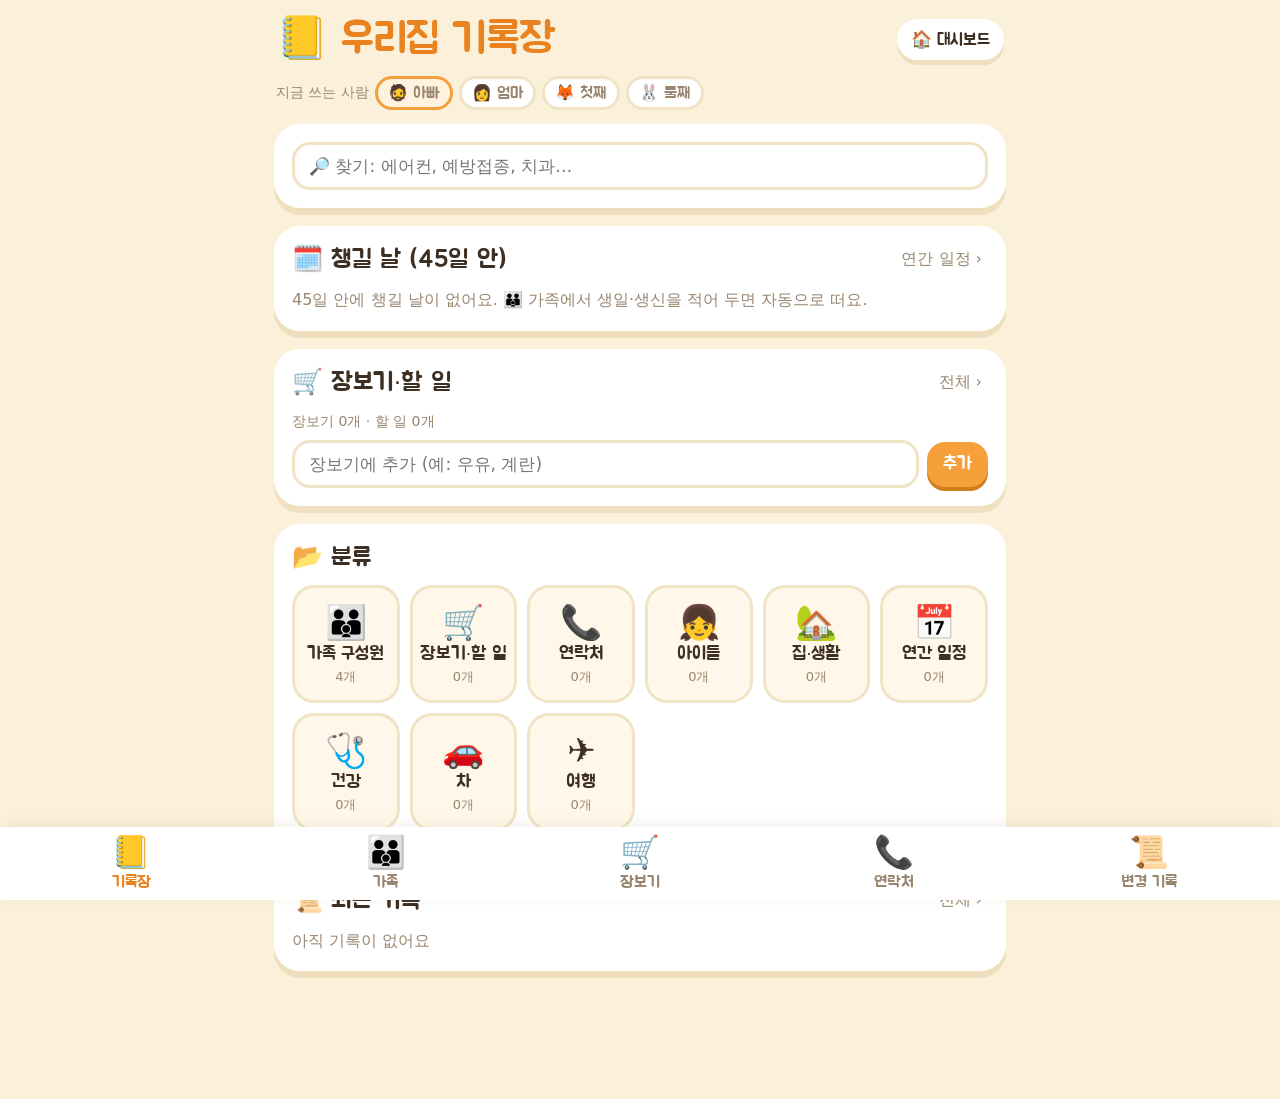
<file: wiki.html>
<!DOCTYPE html>
<html lang="ko">
<head>
<meta charset="utf-8">
<meta name="viewport" content="width=device-width,initial-scale=1,viewport-fit=cover">
<meta name="theme-color" content="#fbf1da">
<meta name="mobile-web-app-capable" content="yes">
<meta name="apple-mobile-web-app-capable" content="yes">
<meta name="apple-mobile-web-app-title" content="가족 기록장">
<link rel="icon" href="icon-192.png">
<link rel="apple-touch-icon" href="icon-192.png">
<link rel="preconnect" href="https://fonts.googleapis.com">
<link rel="preconnect" href="https://fonts.gstatic.com" crossorigin>
<link href="https://fonts.googleapis.com/css2?family=Jua&display=swap" rel="stylesheet">
<title>가족 기록장</title>
<style>
:root{--bg:#fbf1da;--card:#fff;--ink:#3d2f22;--sub:#9a8670;--line:#f1e3c6;--soft:#fff8ea;--sh:#efdfbf;--orange:#e9831f;--sat:env(safe-area-inset-top,0px);--sab:env(safe-area-inset-bottom,0px)}
*{box-sizing:border-box;-webkit-tap-highlight-color:transparent}
html,body{margin:0;background:var(--bg);color:var(--ink);font-family:'Noto Sans KR','Noto Sans CJK KR','Apple SD Gothic Neo','Malgun Gothic',system-ui,sans-serif}
button{font:inherit;color:inherit}
.j{font-family:'Jua',sans-serif;font-weight:400}
#wrap{max-width:760px;margin:0 auto;padding:calc(var(--sat) + 12px) 14px calc(var(--sab) + 110px)}
.card{background:var(--card);border-radius:26px;box-shadow:0 7px 0 var(--sh);padding:18px;margin-bottom:18px}
.ttl{display:flex;align-items:center;justify-content:space-between;gap:8px;margin-bottom:12px}
.ttl h2{font-family:'Jua',sans-serif;font-weight:400;font-size:25px;margin:0}
.more{background:none;border:none;color:var(--sub);font-size:16px;cursor:pointer}
.empty{color:var(--sub);font-size:16px;line-height:1.6}
.hint{color:var(--sub);font-size:14px;line-height:1.6;margin-top:8px}
.top{display:flex;align-items:center;justify-content:space-between;gap:10px;margin:4px 2px 14px}
.top h1{font-family:'Jua',sans-serif;font-weight:400;color:var(--orange);font-size:clamp(28px,7vw,42px);margin:0;line-height:1.1}
.back{display:inline-flex;align-items:center;gap:6px;background:var(--card);box-shadow:0 5px 0 var(--sh);border-radius:22px;padding:10px 14px;font-family:'Jua',sans-serif;font-size:17px;color:var(--ink);text-decoration:none;flex:none}
.me{display:flex;gap:6px;flex-wrap:wrap;align-items:center;margin:0 2px 14px;color:var(--sub);font-size:14px}
.mb{border:3px solid var(--line);background:var(--card);border-radius:18px;padding:4px 10px;font-family:'Jua',sans-serif;font-size:16px;cursor:pointer}
.search{display:flex;gap:8px}
.inp,.box input[type=text],.box input[type=tel],.box input[type=number],.box input[type=date],.box select,.box textarea{width:100%;font:inherit;font-size:17px;border:3px solid var(--line);background:var(--card);color:var(--ink);border-radius:18px;padding:11px 14px}
.box textarea{min-height:90px;resize:vertical}
.tiles{display:grid;grid-template-columns:repeat(3,1fr);gap:10px}
.tile{border:3px solid var(--line);background:var(--soft);border-radius:22px;padding:14px 6px;text-align:center;cursor:pointer}
.tile span{display:block;font-size:34px;line-height:1.2}
.tile b{font-family:'Jua',sans-serif;font-weight:400;font-size:18px;display:block}
.tile small{color:var(--sub);font-size:13px}
.row{display:flex;align-items:center;gap:10px;border:3px solid #efdcae;background:var(--soft);border-radius:20px;padding:10px 14px;margin-bottom:10px;cursor:pointer}
.row .ic{font-size:26px;flex:none}
.row .x{flex:1;min-width:0}
.row .x b{font-family:'Jua',sans-serif;font-weight:400;font-size:19px;display:block;word-break:break-all}
.row .x small{color:var(--sub);font-size:14px;line-height:1.5;display:block;word-break:break-all}
.row .n{background:#e3efff;color:#2f6fd6;font-family:'Jua',sans-serif;border-radius:16px;padding:3px 12px;font-size:17px;flex:none}
.row .act{background:none;border:none;font-size:22px;cursor:pointer;flex:none;text-decoration:none}
.chk{width:34px;height:34px;border-radius:50%;border:3px solid #e2cea3;background:var(--card);flex:none;cursor:pointer;font-size:18px}
.need{color:#d46b1f;font-size:13px}
.tbl{width:100%;border-collapse:collapse;font-size:16px}
.tbl th{color:var(--sub);font-weight:500;font-size:13px;text-align:left;padding:6px 4px;border-bottom:2px solid var(--line)}
.tbl td{padding:8px 4px;border-bottom:1px dashed var(--line)}
.tbl tr{cursor:pointer}
.opt{display:flex;flex-wrap:wrap;gap:8px;margin:6px 0 10px}
.ob{border:3px solid var(--line);background:var(--card);border-radius:20px;padding:6px 14px;font-family:'Jua',sans-serif;font-size:17px;cursor:pointer}
.ob.on{border-color:#f5a03a;background:#fff3e0}
.btn{border:none;border-radius:18px;padding:11px 16px;font-family:'Jua',sans-serif;font-size:18px;cursor:pointer;background:var(--soft);box-shadow:0 4px 0 var(--sh)}
.btn.pri{background:#f5a03a;color:#fff;box-shadow:0 4px 0 #d07f1c}
.irow{display:flex;gap:8px;align-items:center}.irow .inp{flex:1;min-width:0}
.sec{font-family:'Jua',sans-serif;font-size:19px;color:var(--sub);margin:16px 0 8px}
#nav{position:fixed;left:0;right:0;bottom:0;background:var(--card);box-shadow:0 -3px 14px rgba(120,90,40,.08);display:flex;justify-content:space-around;padding:8px 4px calc(var(--sab) + 8px);z-index:20}
#nav button{all:unset;flex:1;text-align:center;font-family:'Jua',sans-serif;font-size:clamp(13px,3.4vw,16px);color:var(--sub);cursor:pointer;max-width:140px}
#nav button span{display:block;font-size:clamp(26px,7vw,32px);line-height:1.15}
#nav button.on{color:var(--orange)}
.view{display:none}.view.on{display:block}
.sheet{position:fixed;inset:0;background:rgba(50,30,10,.45);display:none;align-items:center;justify-content:center;z-index:50;padding:14px}
.sheet.on{display:flex}
.box{background:var(--card);border-radius:26px;width:min(560px,100%);max-height:92vh;overflow:auto;padding:20px;box-shadow:0 10px 40px rgba(0,0,0,.25)}
.box h2{margin:0 0 10px;font-family:'Jua',sans-serif;font-weight:400;font-size:25px}
.box label{display:block;font-size:13px;color:var(--sub);margin:10px 0 4px}
.box label.cb{display:flex;gap:8px;align-items:center;font-size:16px;color:var(--ink)}
.row2{display:flex;gap:8px}.row2>*{flex:1;min-width:0}
.btns{display:flex;gap:8px;margin-top:18px}
.btns button{flex:1;border:none;border-radius:16px;padding:14px;font-family:'Jua',sans-serif;font-size:18px;cursor:pointer;background:var(--soft)}
.btns .pri{background:#f5a03a;color:#fff}.btns .del{background:#ffe3e0;color:#d63a2f;flex:.6}
#toast{position:fixed;left:50%;bottom:calc(var(--sab) + 100px);transform:translateX(-50%);background:#3d2f22;color:#fff;border-radius:2em;padding:11px 22px;font-weight:700;opacity:0;transition:opacity .3s;z-index:60;pointer-events:none;font-size:16px;max-width:92vw;text-align:center}
#toast.on{opacity:1}
mark{background:#ffe08a;border-radius:4px;padding:0 2px}
@media (min-width:1000px){.tiles{grid-template-columns:repeat(6,1fr)}}
</style>
</head>
<body>
<div id="wrap">
  <div class="top"><h1 id="tTitle">📒 가족 기록장</h1><a class="back" href="index.html">🏠 대시보드</a></div>
  <div class="me" id="tMe"></div>
  <section class="view on" id="v-home">
    <div class="card"><div class="search"><input class="inp" id="q" placeholder="🔎 찾기: 에어컨, 예방접종, 치과…"></div><div id="qRes"></div></div>
    <div class="card"><div class="ttl"><h2>🗓️ 챙길 날 (45일 안)</h2><button class="more" data-go="annual">연간 일정 ›</button></div><div id="hDays"></div></div>
    <div class="card"><div class="ttl"><h2>🛒 장보기·할 일</h2><button class="more" data-go="shop">전체 ›</button></div><div id="hShop"></div></div>
    <div class="card"><div class="ttl"><h2>📂 분류</h2></div><div class="tiles" id="hTiles"></div></div>
    <div class="card"><div class="ttl"><h2>📜 최근 기록</h2><button class="more" data-go="log">전체 ›</button></div><div id="hLog"></div></div>
  </section>
  <section class="view" id="v-family"></section>
  <section class="view" id="v-shop"></section>
  <section class="view" id="v-contacts"></section>
  <section class="view" id="v-cat"></section>
  <section class="view" id="v-log"></section>
</div>
<nav id="nav">
  <button data-t="home" class="on"><span>📒</span>기록장</button>
  <button data-t="family"><span>👪</span>가족</button>
  <button data-t="shop"><span>🛒</span>장보기</button>
  <button data-t="contacts"><span>📞</span>연락처</button>
  <button data-t="log"><span>📜</span>변경 기록</button>
</nav>
<div class="sheet" id="sheet"><div class="box" id="box"></div></div>
<div id="toast"></div>
<script>
'use strict';
/* =====================================================
   가족 기록장 — '가족 LLM 위키' 규칙을 웹으로 옮긴 판
   (원본 불변·지어내지 않기·모르면 확인 필요·나이 대신 생일·
    민감정보 금지·지울 땐 확인·변경 기록)
   이 기기에 저장 · 대시보드(index.html)와 장보기·챙길 날 공유
   ===================================================== */
const LS = {get(k,d){try{const v=localStorage.getItem(k);return v==null?d:JSON.parse(v)}catch(e){return d}}, set(k,v){try{localStorage.setItem(k,JSON.stringify(v))}catch(e){}}};
const $ = id => document.getElementById(id);
const esc = s => String(s == null ? '' : s).replace(/[&<>"']/g, c => ({'&':'&amp;','<':'&lt;','>':'&gt;','"':'&quot;',"'":'&#39;'}[c]));
const pad = n => String(n).padStart(2,'0');
const dstr = d => d.getFullYear() + '-' + pad(d.getMonth()+1) + '-' + pad(d.getDate());
const dayDiff = (a, b) => Math.round((new Date(b.getFullYear(), b.getMonth(), b.getDate()) - new Date(a.getFullYear(), a.getMonth(), a.getDate())) / 86400000);
const uid = () => Date.now().toString(36) + Math.random().toString(36).slice(2, 6);
const DOW = ['일','월','화','수','목','금','토'];
const NEED = '<span class="need">확인 필요</span>';
function toast(t){ const e = $('toast'); e.textContent = t; e.classList.add('on'); clearTimeout(toast.h); toast.h = setTimeout(() => e.classList.remove('on'), 2400); }

/* ----- 가족 이름: 대시보드 설정이나 선물 링크에서 ----- */
let FS = LS.get('fb2_set', null);
(function(){
  const m = location.hash.match(/g=([A-Za-z0-9_-]+)/); if (!m) return;
  try { const b = m[1].replace(/-/g,'+').replace(/_/g,'/'); const g = JSON.parse(new TextDecoder().decode(Uint8Array.from(atob(b), c => c.charCodeAt(0)))); LS.set('fw_gift', g); } catch(e){}
  history.replaceState(null, '', location.pathname);
})();
function members(){
  if (FS && FS.people) return FS.people.map(p => ({id:p.id, label:p.parent ? p.role : p.name, name:p.name || p.role, rel:p.role, emoji:p.emoji, kid:!p.parent}));
  const g = LS.get('fw_gift', {}) || {}; const p = g.p || [], k = g.k || [];
  return [{id:'dad', label:'아빠', name:p[0] || '아빠', rel:'아빠', emoji:'🧔'}, {id:'mom', label:'엄마', name:p[1] || '엄마', rel:'엄마', emoji:'👩'},
    {id:'k1', label:k[0] || '첫째', name:k[0] || '첫째', rel:'첫째', emoji:'🦊', kid:true}, {id:'k2', label:k[1] || '둘째', name:k[1] || '둘째', rel:'둘째', emoji:'🐰', kid:true}];
}
const kidsM = () => members().filter(m => m.kid);
let me = LS.get('fw_me', 'dad');
const meLabel = () => (members().find(m => m.id === me) || members()[0]).label;
const title = () => (FS && FS.title) || (LS.get('fw_gift', {}) || {}).t || '우리집';

/* ----- 데이터 ----- */
const DEF = {people:[], wedding:'', todo:[], contacts:[], entries:[], growth:[], vacc:[], log:[], seeded:0};
let W = Object.assign(JSON.parse(JSON.stringify(DEF)), LS.get('fw_data', {}));
if (!W.seeded){ members().forEach(m => W.people.push({id:uid(), group:m.kid ? 'kid' : 'family', name:m.name, rel:m.rel, birth:'', lunar:0, solar:'', memo:''})); W.seeded = 1; }
const save = () => LS.set('fw_data', W);
save();
function log(text){ W.log.unshift({at:Date.now(), text, who:meLabel()}); W.log = W.log.slice(0, 300); }
// 장보기는 대시보드와 같이 씀
function shopGet(){ const d = LS.get('fb2_data', {}) || {}; return d.shop || []; }
function shopSet(list){ const d = LS.get('fb2_data', {}) || {}; d.shop = list; LS.set('fb2_data', d); }
// 민감정보 막기
function sensitive(s){
  s = String(s || '');
  return /\d{6}\s*-\s*[1-4]\d{6}/.test(s) || /(?:\d{4}[- ]?){3}\d{4}/.test(s) || /(비밀번호|비번|패스워드|password|인증번호|계좌\s*비번)\s*[:=은는]?\s*\S+/i.test(s);
}

/* ----- 분류 정의 ----- */
const CATS = {
  kid:{icon:'👧', name:'아이들', fields:[['kid','아이','kid'],['kind','종류','sel:학교,병원,학원·방과후,기타'],['title','제목','예: 담임 선생님, 소아과'],['date','날짜','date'],['memo','내용','area']]},
  house:{icon:'🏡', name:'집·생활', fields:[['title','이름','예: 거실 에어컨'],['kind','종류','sel:가전,가구,수리,계약,관리,기타'],['date','구입·작업일','date'],['model','모델·업체',''],['tel','AS·연락처','tel'],['until','보증·계약 만료','date'],['memo','메모','area']]},
  annual:{icon:'📅', name:'연간 일정', fields:[['title','무엇','예: 자동차세, 보험 갱신'],['md','날짜(월·일)','md'],['lunar','음력이에요','check'],['solar','올해 양력 날짜 (음력일 때)','date'],['memo','메모','area']]},
  health:{icon:'🩺', name:'건강', fields:[['date','날짜','date'],['who','누구','who'],['place','병원',''],['title','내용','예: 건강검진, 치과'],['next','다음 예약','date'],['memo','메모','area']]},
  car:{icon:'🚗', name:'차', fields:[['date','날짜','date'],['title','내용','예: 엔진오일 교체'],['km','주행거리(km)','num'],['place','업체',''],['cost','금액(원)','num'],['memo','메모','area']]},
  trip:{icon:'✈️', name:'여행', fields:[['title','어디','예: 제주도'],['date','출발','date'],['until','도착','date'],['status','상태','sel:계획 중,다녀옴'],['memo','메모·준비물','area']]}
};
const sub = e => { const c = CATS[e.cat]; return c.fields.filter(f => !['title','memo','lunar'].includes(f[0]) && e[f[0]]).map(f => f[2] === 'kid' ? kidName(e[f[0]]) : f[2] === 'who' ? whoName(e[f[0]]) : f[2] === 'md' ? mdText(e) : e[f[0]]).join(' · '); };
const kidName = id => (members().find(m => m.id === id) || {}).name || id;
const whoName = id => (members().find(m => m.id === id) || {}).name || id;
const mdText = e => e.md ? (+e.md.slice(0,2)) + '월 ' + (+e.md.slice(3,5)) + '일' + (e.lunar ? ' (음력)' : '') : '';

/* ----- 챙길 날 (대시보드도 같은 규칙으로 읽어요) ----- */
function ageOf(birth){ if (!birth) return ''; const b = new Date(birth + 'T00:00'), t = new Date(); let a = t.getFullYear() - b.getFullYear(); if (t.getMonth() < b.getMonth() || (t.getMonth() === b.getMonth() && t.getDate() < b.getDate())) a--; return a >= 0 ? '만 ' + a + '세' : ''; }
function nextOf(md, from){ const y = from.getFullYear(); for (const yy of [y, y + 1]){ const d = new Date(yy, +md.slice(0,2) - 1, +md.slice(3,5)); if (dayDiff(from, d) >= 0) return d; } return null; }
function careDays(days){
  const from = new Date(); const out = [];
  const add = (d, t, ic, extra) => { if (!d) return; const diff = dayDiff(from, d); if (diff >= 0 && diff <= days) out.push({d, diff, t, ic, extra}); };
  W.people.forEach(p => {
    const elder = p.group === 'elder'; const nm = elder ? p.name + '님' : p.name;
    if (!p.late && p.birth){ if (!p.lunar) add(nextOf(p.birth.slice(5), from), nm + (elder ? ' 생신' : ' 생일'), '🎂'); else if (p.solar) add(new Date(p.solar + 'T00:00'), nm + (elder ? ' 생신' : ' 생일') + ' (음력)', '🎂'); else add(nextOf(p.birth.slice(5), from), nm + ' 생신 음력 ' + (+p.birth.slice(5,7)) + '/' + (+p.birth.slice(8,10)) + ' · 올해 양력 확인 필요', '🎂'); }
    if (p.late && p.mday){ if (!p.mlunar) add(nextOf(p.mday, from), '故 ' + p.name + '님 기일', '🕯️'); else if (p.msolar) add(new Date(p.msolar + 'T00:00'), '故 ' + p.name + '님 기일 (음력)', '🕯️'); else add(nextOf(p.mday, from), '故 ' + p.name + '님 기일 음력 · 올해 양력 확인 필요', '🕯️'); }
  });
  if (W.wedding){ const d = nextOf(W.wedding.slice(5), from); if (d) add(d, '결혼기념일 ' + (d.getFullYear() - +W.wedding.slice(0,4)) + '주년', '💍'); }
  W.entries.forEach(e => {
    if (e.cat === 'annual' && e.md){ if (e.lunar && e.solar) add(new Date(e.solar + 'T00:00'), e.title + ' (음력)', '📅'); else add(nextOf(e.md, from), e.title + (e.lunar ? ' · 음력, 올해 양력 확인 필요' : ''), '📅'); }
    if (e.cat === 'house' && e.until) add(new Date(e.until + 'T00:00'), e.title + ' 보증·계약 만료', '🏡');
    if (e.cat === 'health' && e.next) add(new Date(e.next + 'T00:00'), whoName(e.who) + ' ' + (e.place || '병원') + ' 예약', '🩺');
    if (e.cat === 'trip' && e.date && e.status !== '다녀옴') add(new Date(e.date + 'T00:00'), e.title + ' 여행 출발', '✈️');
  });
  return out.sort((a, b) => a.diff - b.diff);
}
const dayRow = u => `<div class="row" style="cursor:default"><span class="ic">${u.ic}</span><div class="x"><b>${esc(u.t)}</b><small>${u.d.getMonth()+1}/${u.d.getDate()}(${DOW[u.d.getDay()]})</small></div><span class="n">${u.diff === 0 ? '오늘' : 'D-' + u.diff}</span></div>`;

/* ----- 홈 ----- */
function renderTop(){
  $('tTitle').textContent = '📒 ' + title() + ' 기록장';
  $('tMe').innerHTML = '지금 쓰는 사람 ' + members().map(m => `<button class="mb" data-me="${m.id}" style="${m.id === me ? 'border-color:#f5a03a;background:#fff3e0' : ''}">${m.emoji} ${esc(m.label)}</button>`).join('');
  document.querySelectorAll('[data-me]').forEach(b => b.onclick = () => { me = b.dataset.me; LS.set('fw_me', me); renderTop(); });
}
function renderHome(){
  const ds = careDays(45);
  $('hDays').innerHTML = ds.length ? ds.slice(0, 6).map(dayRow).join('') : `<div class="empty">45일 안에 챙길 날이 없어요. 👪 가족에서 생일·생신을 적어 두면 자동으로 떠요.</div>`;
  const shop = shopGet();
  $('hShop').innerHTML = `<div class="hint" style="margin:0 0 8px">장보기 ${shop.filter(s => !s.done).length}개 · 할 일 ${W.todo.length}개</div>` +
    (shop.filter(s => !s.done).slice(0, 6).map(s => `<span class="mb" style="display:inline-block;margin:0 6px 6px 0;cursor:default">${esc(s.text)}</span>`).join('') || '') +
    `<div class="irow" style="margin-top:6px"><input class="inp" id="hShopIn" placeholder="장보기에 추가 (예: 우유, 계란)"><button class="btn pri" id="hShopAdd">추가</button></div>`;
  $('hShopAdd').onclick = () => addShop($('hShopIn').value); $('hShopIn').onkeydown = e => { if (e.key === 'Enter') addShop($('hShopIn').value); };
  const tiles = [['family','👪','가족 구성원', W.people.length], ['shop','🛒','장보기·할 일', shopGet().filter(s => !s.done).length + W.todo.length], ['contacts','📞','연락처', W.contacts.length],
    ...Object.entries(CATS).map(([k, c]) => [k, c.icon, c.name, W.entries.filter(e => e.cat === k).length + (k === 'kid' ? W.growth.length + W.vacc.length : 0)])];
  $('hTiles').innerHTML = tiles.map(t => `<div class="tile" data-go="${t[0]}"><span>${t[1]}</span><b>${t[2]}</b><small>${t[3]}개</small></div>`).join('');
  $('hLog').innerHTML = W.log.length ? W.log.slice(0, 5).map(l => `<div class="hint" style="margin:0 0 4px">${new Date(l.at).getMonth()+1}/${new Date(l.at).getDate()} ${esc(l.text)} (${esc(l.who)})</div>`).join('') : `<div class="empty">아직 기록이 없어요</div>`;
  bindGo();
}
$('q').oninput = () => renderSearch();
function renderSearch(){
  const q = $('q').value.trim(); if (!q){ $('qRes').innerHTML = ''; return; }
  const hl = s => esc(s).replace(new RegExp(q.replace(/[.*+?^${}()|[\]\\]/g, '\\$&'), 'gi'), m => `<mark>${m}</mark>`);
  const hit = o => Object.values(o).some(v => typeof v === 'string' && v.toLowerCase().includes(q.toLowerCase()));
  const res = [];
  W.people.filter(hit).forEach(p => res.push(['👪', p.name + (p.group === 'elder' ? '님' : ''), (p.rel || '') + (p.birth ? ' · ' + p.birth : ''), () => editPerson(p)]));
  W.contacts.filter(hit).forEach(c => res.push(['📞', c.name, (c.tel || '') + (c.why ? ' · ' + c.why : ''), () => editContact(c)]));
  W.entries.filter(hit).forEach(e => res.push([CATS[e.cat].icon, e.title, sub(e) + (e.memo ? ' · ' + e.memo : ''), () => editEntry(e.cat, e)]));
  W.vacc.filter(hit).forEach(v => res.push(['💉', kidName(v.kid) + ' ' + v.name, v.date + ' · ' + (v.dose || '') + ' · ' + (v.clinic || ''), () => editVacc(v)]));
  W.todo.filter(hit).forEach(t => res.push(['✅', t.text, '할 일', () => go('shop')]));
  shopGet().filter(hit).forEach(s => res.push(['🛒', s.text, '장보기', () => go('shop')]));
  $('qRes').innerHTML = res.length ? '<div style="margin-top:12px"></div>' + res.slice(0, 30).map((r, i) => `<div class="row" data-r="${i}"><span class="ic">${r[0]}</span><div class="x"><b>${hl(r[1])}</b><small>${hl(r[2])}</small></div></div>`).join('')
    : `<div class="hint">기록장에는 아직 없어요. 알게 되면 적어 두세요 ✍️</div>`;
  document.querySelectorAll('#qRes [data-r]').forEach(el => el.onclick = () => res[+el.dataset.r][3]());
}

/* ----- 가족 구성원 ----- */
function renderFamily(){
  const fam = W.people.filter(p => p.group !== 'elder'), eld = W.people.filter(p => p.group === 'elder');
  const prow = p => { const elder = p.group === 'elder'; const nm = (p.late ? '故 ' : '') + p.name + (elder ? '님' : '');
    let s = (p.rel || '관계 ' + NEED);
    if (p.late) s += ' · 기일 ' + (p.mday ? (+p.mday.slice(0,2)) + '월 ' + (+p.mday.slice(3,5)) + '일' + (p.mlunar ? ' (음력)' : '') : NEED);
    else s += ' · ' + (elder ? '생신 ' : '생일 ') + (p.birth ? p.birth + (p.lunar ? ' (음력)' : '') + (!p.lunar ? ' · ' + ageOf(p.birth) : '') : NEED);
    return `<div class="row" data-p="${p.id}"><span class="ic">${p.late ? '🕯️' : elder ? '🧓' : p.group === 'kid' ? '🧒' : '🙂'}</span><div class="x"><b>${esc(nm)}</b><small>${s}${p.memo ? ' · ' + esc(p.memo) : ''}</small></div></div>`; };
  $('v-family').innerHTML = `<div class="card"><div class="ttl"><h2>👪 가족 구성원</h2></div><div class="hint" style="margin:0 0 6px">나이는 적지 않아요. 생일로 오늘 기준 자동 계산해요. 음력 생일·생신은 '음력'에 체크해요.</div>
    <div class="sec">우리 가족</div>${fam.map(prow).join('')}<button class="btn" id="fAdd">＋ 식구 추가</button>
    <div class="sec">양가 어른들</div>${eld.map(prow).join('') || '<div class="empty">아직 없어요. 성함·생신(음력)·기일을 적어 두면 챙길 날에 떠요.</div>'}<button class="btn" id="elderAdd">＋ 어른 추가</button>
    <div class="sec">결혼일</div><div class="irow"><input class="inp" type="date" id="wed" value="${esc(W.wedding)}"><button class="btn pri" id="wedSave">저장</button></div>${W.wedding ? '' : '<div class="hint">' + NEED + '</div>'}</div>`;
  document.querySelectorAll('[data-p]').forEach(el => el.onclick = () => editPerson(W.people.find(p => p.id === el.dataset.p)));
  $('fAdd').onclick = () => editPerson(null, 'family'); $('elderAdd').onclick = () => editPerson(null, 'elder');
  $('wedSave').onclick = () => { W.wedding = $('wed').value; log('수정 | 결혼일'); save(); toast('결혼일을 적었어요'); renderFamily(); };
}
function editPerson(p, group){
  const x = p ? Object.assign({}, p) : {id:uid(), group:group || 'family', name:'', rel:'', birth:'', lunar:0, solar:'', late:0, mday:'', mlunar:0, msolar:'', memo:''};
  const elder = x.group === 'elder';
  openBox(`<h2>${p ? '고치기' : (elder ? '어른 추가' : '식구 추가')}</h2>
    <div class="row2"><div><label>${elder ? '성함' : '이름'}</label><input type="text" id="pN" value="${esc(x.name)}"></div><div><label>관계</label><input type="text" id="pR" placeholder="${elder ? '예: 친할머니, 장인어른' : '예: 아빠, 첫째'}" value="${esc(x.rel)}"></div></div>
    ${elder ? `<label class="cb"><input type="checkbox" id="pL" ${x.late ? 'checked' : ''}> 작고하셨어요 (생신 대신 기일)</label>` : ''}
    <div id="bBox"><label>${elder ? '생신' : '생일'}</label><input type="date" id="pB" value="${esc(x.birth)}"><label class="cb"><input type="checkbox" id="pLu" ${x.lunar ? 'checked' : ''}> 음력이에요</label>
      <label>올해 양력 날짜 (음력일 때 · 모르면 비워 두기)</label><input type="date" id="pS" value="${esc(x.solar)}"></div>
    ${elder ? `<div id="mBox"><label>기일 (월-일, 예: 03-15)</label><input type="text" id="pM" placeholder="MM-DD" value="${esc(x.mday)}"><label class="cb"><input type="checkbox" id="pML" ${x.mlunar ? 'checked' : ''}> 음력이에요</label><label>올해 양력 날짜 (음력일 때)</label><input type="date" id="pMS" value="${esc(x.msolar)}"></div>` : ''}
    <label>메모</label><input type="text" id="pMemo" value="${esc(x.memo)}">
    <div class="hint">모르는 건 비워 두세요. 틀린 값이 빈칸보다 나빠요.</div>
    <div class="btns">${p ? '<button class="del" id="bDel">지우기</button>' : ''}<button id="bC">닫기</button><button class="pri" id="bOk">저장</button></div>`, () => {
    const sync = () => { if (!elder) return; const late = $('pL').checked; $('bBox').style.display = late ? 'none' : ''; $('mBox').style.display = late ? '' : 'none'; };
    if (elder){ $('pL').onchange = sync; sync(); }
    $('bC').onclick = closeBox;
    if (p) $('bDel').onclick = () => confirmDel(`${p.name} 기록을 지울까요?`, () => { W.people = W.people.filter(y => y.id !== p.id); log('삭제 | 가족 구성원 ' + p.name); save(); closeBox(); renderAll(); });
    $('bOk').onclick = () => {
      const vals = {name:$('pN').value.trim(), rel:$('pR').value.trim(), birth:$('pB').value, lunar:$('pLu').checked ? 1 : 0, solar:$('pS').value, memo:$('pMemo').value.trim()};
      if (elder) Object.assign(vals, {late:$('pL').checked ? 1 : 0, mday:$('pM').value.trim(), mlunar:$('pML').checked ? 1 : 0, msolar:$('pMS').value});
      if (!vals.name){ $('pN').focus(); return; }
      if (vals.mday && !/^\d{2}-\d{2}$/.test(vals.mday)){ toast('기일은 03-15처럼 적어요'); return; }
      if (Object.values(vals).some(sensitive)){ toast('보안상 기록장에는 안 적을게요 🔒'); return; }
      Object.assign(x, vals); if (W.people.some(y => y.id === x.id)) W.people = W.people.map(y => y.id === x.id ? x : y); else W.people.push(x); log((p ? '수정' : '추가') + ' | 가족 구성원 ' + x.name); save(); closeBox(); renderAll(); toast('적었어요 · 👪 가족 구성원');
    };
  });
}

/* ----- 장보기·할 일 ----- */
function addShop(text){
  const items = String(text || '').split(',').map(s => s.trim()).filter(Boolean); if (!items.length) return;
  if (items.some(sensitive)){ toast('보안상 기록장에는 안 적을게요 🔒'); return; }
  const list = shopGet(); items.forEach(t => list.push({id:uid(), text:t, who:meLabel(), done:false})); shopSet(list); toast('장보기에 넣었어요 🛒'); renderAll();
}
function renderShop(){
  const shop = shopGet().filter(s => !s.done);
  $('v-shop').innerHTML = `<div class="card"><div class="ttl"><h2>🛒 장보기</h2></div><div class="hint" style="margin:0 0 10px">샀으면 ✓ 누르면 바로 지워져요. 대시보드 장보기와 같은 목록이에요.</div>
    ${shop.map(s => `<div class="row" style="cursor:default"><button class="chk" data-buy="${s.id}">✓</button><div class="x"><b>${esc(s.text)}</b>${s.who ? `<small>${esc(s.who)}</small>` : ''}</div></div>`).join('') || '<div class="empty">비어 있어요</div>'}
    <div class="irow" style="margin-top:8px"><input class="inp" id="sIn" placeholder="우유, 계란…"><button class="btn pri" id="sAdd">추가</button></div></div>
    <div class="card"><div class="ttl"><h2>✅ 할 일</h2></div>
    ${W.todo.map(t => `<div class="row" style="cursor:default"><button class="chk" data-done="${t.id}">✓</button><div class="x"><b>${esc(t.text)}</b><small>${esc(t.who || '')}${t.due ? ' · ~' + (+t.due.slice(5,7)) + '/' + (+t.due.slice(8,10)) : ''}</small></div></div>`).join('') || '<div class="empty">할 일이 없어요</div>'}
    <div class="irow" style="margin-top:8px"><input class="inp" id="tIn" placeholder="예: 관리비 내기"><input class="inp" type="date" id="tDue" style="flex:.6"><button class="btn pri" id="tAdd">추가</button></div></div>`;
  $('sAdd').onclick = () => addShop($('sIn').value); $('sIn').onkeydown = e => { if (e.key === 'Enter') addShop($('sIn').value); };
  document.querySelectorAll('[data-buy]').forEach(b => b.onclick = () => { shopSet(shopGet().filter(s => s.id !== b.dataset.buy)); renderAll(); });
  $('tAdd').onclick = () => { const t = $('tIn').value.trim(); if (!t) return; if (sensitive(t)){ toast('보안상 기록장에는 안 적을게요 🔒'); return; } W.todo.push({id:uid(), text:t, who:meLabel(), due:$('tDue').value}); save(); renderAll(); };
  document.querySelectorAll('[data-done]').forEach(b => b.onclick = () => { W.todo = W.todo.filter(t => t.id !== b.dataset.done); save(); renderAll(); });
}

/* ----- 연락처 ----- */
function renderContacts(){
  const list = W.contacts.slice().sort((a, b) => a.name.localeCompare(b.name, 'ko'));
  $('v-contacts').innerHTML = `<div class="card"><div class="ttl"><h2>📞 연락처</h2><button class="btn pri" id="cAdd">＋ 추가</button></div><div class="hint" style="margin:0 0 10px">병원·AS센터·관리사무소·보험사처럼 업체 연락처를 모아요.</div>
    ${list.map(c => `<div class="row" data-c="${c.id}"><span class="ic">📇</span><div class="x"><b>${esc(c.name)}</b><small>${esc(c.tel || '')}${c.why ? ' · ' + esc(c.why) : ''}${c.memo ? ' · ' + esc(c.memo) : ''}</small></div>${c.tel ? `<a class="act" href="tel:${esc(c.tel.replace(/[^\d+]/g, ''))}" onclick="event.stopPropagation()">📞</a>` : ''}</div>`).join('') || '<div class="empty">아직 없어요. 예) 소아과, 에어컨 AS, 관리사무소</div>'}</div>`;
  $('cAdd').onclick = () => editContact(null);
  document.querySelectorAll('[data-c]').forEach(el => el.onclick = () => editContact(W.contacts.find(c => c.id === el.dataset.c)));
}
function editContact(c){
  const x = c ? Object.assign({}, c) : {id:uid(), name:'', tel:'', why:'', memo:''};
  openBox(`<h2>📞 ${c ? '연락처 고치기' : '연락처 추가'}</h2><label>이름</label><input type="text" id="cN" placeholder="예: 우리소아과" value="${esc(x.name)}">
    <label>전화</label><input type="tel" id="cT" value="${esc(x.tel)}"><label>무엇 때문에</label><input type="text" id="cW" placeholder="예: 아이 감기, 에어컨 AS" value="${esc(x.why)}">
    <label>메모</label><input type="text" id="cM" value="${esc(x.memo)}">
    <div class="btns">${c ? '<button class="del" id="bDel">지우기</button>' : ''}<button id="bC">닫기</button><button class="pri" id="bOk">저장</button></div>`, () => {
    $('bC').onclick = closeBox;
    if (c) $('bDel').onclick = () => confirmDel(`${c.name} 연락처를 지울까요?`, () => { W.contacts = W.contacts.filter(y => y.id !== c.id); log('삭제 | 연락처 ' + c.name); save(); closeBox(); renderAll(); });
    $('bOk').onclick = () => { const v = {name:$('cN').value.trim(), tel:$('cT').value.trim(), why:$('cW').value.trim(), memo:$('cM').value.trim()}; if (!v.name){ $('cN').focus(); return; }
      if (Object.values(v).some(sensitive)){ toast('보안상 기록장에는 안 적을게요 🔒'); return; }
      Object.assign(x, v); W.contacts = W.contacts.filter(y => y.id !== x.id).concat(x); log((c ? '수정' : '추가') + ' | 연락처 ' + x.name); save(); closeBox(); renderAll(); toast('적었어요 · 📞 연락처'); };
  });
}

/* ----- 분류 (아이들·집·연간 일정·건강·차·여행) ----- */
let cat = 'house', kidSel = null;
function renderCat(){
  const c = CATS[cat]; let list = W.entries.filter(e => e.cat === cat);
  let extra = '';
  if (cat === 'kid'){
    const ks = kidsM(); if (!kidSel || !ks.find(k => k.id === kidSel)) kidSel = (ks[0] || {}).id;
    list = list.filter(e => e.kid === kidSel);
    const gr = W.growth.filter(g => g.kid === kidSel).sort((a, b) => b.date.localeCompare(a.date)); const va = W.vacc.filter(v => v.kid === kidSel).sort((a, b) => b.date.localeCompare(a.date));
    extra = `<div class="opt">${ks.map(k => `<button class="ob ${k.id === kidSel ? 'on' : ''}" data-kid="${k.id}">${k.emoji} ${esc(k.name)}</button>`).join('')}</div>
      <div class="sec">📏 성장 기록 <button class="btn" id="gAdd" style="font-size:15px;padding:6px 12px;margin-left:6px">＋</button></div>
      ${gr.length ? `<table class="tbl"><tr><th>날짜</th><th>키(cm)</th><th>몸무게(kg)</th></tr>${gr.map(g => `<tr data-g="${g.id}"><td>${g.date}</td><td>${g.h || '-'}</td><td>${g.w || '-'}</td></tr>`).join('')}</table>` : '<div class="empty">아직 없어요</div>'}
      <div class="hint">성장 백분위는 어림하지 않아요. 걱정되면 병원에서 정확히 재 보세요.</div>
      <div class="sec">💉 예방접종 <button class="btn" id="vAdd" style="font-size:15px;padding:6px 12px;margin-left:6px">＋</button></div>
      ${va.length ? va.map(v => `<div class="row" data-v="${v.id}"><span class="ic">💉</span><div class="x"><b>${esc(v.name)} ${esc(v.dose || '')}</b><small>${v.date}${v.clinic ? ' · ' + esc(v.clinic) : ''}</small></div></div>`).join('') : '<div class="empty">아직 없어요</div>'}
      <div class="sec">🏫 학교·병원·학원 메모</div>`;
  }
  list.sort((a, b) => (b.date || b.md || '').localeCompare(a.date || a.md || ''));
  if (cat === 'annual') list.sort((a, b) => (a.md || '').localeCompare(b.md || ''));
  $('v-cat').innerHTML = `<div class="card"><div class="ttl"><h2>${c.icon} ${c.name}</h2><button class="btn pri" id="catAdd">＋ 추가</button></div>${extra}
    ${list.map(e => `<div class="row" data-e="${e.id}"><span class="ic">${c.icon}</span><div class="x"><b>${esc(e.title || '(제목 없음)')}</b><small>${esc(sub(e))}${e.memo ? ' · ' + esc(e.memo) : ''}</small></div></div>`).join('') || '<div class="empty">아직 없어요</div>'}
    ${cat === 'annual' ? `<div class="sec">👪 가족 구성원에서 자동으로</div>${careDays(366).filter(u => ['🎂','🕯️','💍'].includes(u.ic)).map(dayRow).join('') || '<div class="empty">가족 구성원에 생일·생신·기일을 적으면 여기 같이 보여요</div>'}` : ''}</div>`;
  $('catAdd').onclick = () => editEntry(cat, null);
  document.querySelectorAll('[data-e]').forEach(el => el.onclick = () => editEntry(cat, W.entries.find(e => e.id === el.dataset.e)));
  if (cat === 'kid'){
    document.querySelectorAll('[data-kid]').forEach(b => b.onclick = () => { kidSel = b.dataset.kid; renderCat(); });
    $('gAdd').onclick = () => editGrowth(null); $('vAdd').onclick = () => editVacc(null);
    document.querySelectorAll('[data-g]').forEach(el => el.onclick = () => editGrowth(W.growth.find(g => g.id === el.dataset.g)));
    document.querySelectorAll('[data-v]').forEach(el => el.onclick = () => editVacc(W.vacc.find(v => v.id === el.dataset.v)));
  }
}
function fieldHTML(f, e){
  const [k, label, type] = f; const v = e[k] == null ? '' : e[k];
  if (type === 'area') return `<label>${label}</label><textarea data-f="${k}">${esc(v)}</textarea>`;
  if (type === 'date') return `<label>${label}</label><input type="date" data-f="${k}" value="${esc(v)}">`;
  if (type === 'num') return `<label>${label}</label><input type="number" data-f="${k}" value="${esc(v)}">`;
  if (type === 'tel') return `<label>${label}</label><input type="tel" data-f="${k}" value="${esc(v)}">`;
  if (type === 'check') return `<label class="cb"><input type="checkbox" data-f="${k}" ${v ? 'checked' : ''}> ${label}</label>`;
  if (type === 'md') return `<label>${label}</label><div class="row2"><select data-f="md_m">${Array.from({length:12}, (_, i) => `<option value="${pad(i+1)}" ${v.slice(0,2) === pad(i+1) ? 'selected' : ''}>${i+1}월</option>`).join('')}</select><select data-f="md_d">${Array.from({length:31}, (_, i) => `<option value="${pad(i+1)}" ${v.slice(3,5) === pad(i+1) ? 'selected' : ''}>${i+1}일</option>`).join('')}</select></div>`;
  if (type === 'kid') return `<label>${label}</label><select data-f="${k}">${kidsM().map(m => `<option value="${m.id}" ${(v || kidSel) === m.id ? 'selected' : ''}>${esc(m.name)}</option>`).join('')}</select>`;
  if (type === 'who') return `<label>${label}</label><select data-f="${k}">${members().map(m => `<option value="${m.id}" ${v === m.id ? 'selected' : ''}>${esc(m.name)} (${esc(m.rel)})</option>`).join('')}<option value="elders" ${v === 'elders' ? 'selected' : ''}>부모님·어른들</option></select>`;
  if (type.startsWith('sel:')) return `<label>${label}</label><select data-f="${k}">${type.slice(4).split(',').map(o => `<option ${v === o ? 'selected' : ''}>${o}</option>`).join('')}</select>`;
  return `<label>${label}</label><input type="text" data-f="${k}" placeholder="${type ? esc(type) : ''}" value="${esc(v)}">`;
}
function editEntry(ct, e){
  const c = CATS[ct]; const x = e ? Object.assign({}, e) : {id:uid(), cat:ct};
  openBox(`<h2>${c.icon} ${e ? '고치기' : c.name + ' 추가'}</h2>${c.fields.map(f => fieldHTML(f, x)).join('')}
    <div class="hint">날짜·금액·이름은 정확하게, 모르면 비워 두세요.</div>
    <div class="btns">${e ? '<button class="del" id="bDel">지우기</button>' : ''}<button id="bC">닫기</button><button class="pri" id="bOk">저장</button></div>`, box => {
    $('bC').onclick = closeBox;
    if (e) $('bDel').onclick = () => confirmDel(`'${e.title || c.name}' 기록을 지울까요?`, () => { W.entries = W.entries.filter(y => y.id !== e.id); log('삭제 | ' + c.name + ' ' + (e.title || '')); save(); closeBox(); renderAll(); });
    $('bOk').onclick = () => {
      const v = {}; box.querySelectorAll('[data-f]').forEach(el => { const k = el.dataset.f; v[k] = el.type === 'checkbox' ? (el.checked ? 1 : 0) : el.value.trim(); });
      if (v.md_m){ v.md = v.md_m + '-' + v.md_d; delete v.md_m; delete v.md_d; }
      if (!v.title && ct !== 'health'){ toast('제목(이름)을 적어 주세요'); return; }
      if (Object.values(v).some(sensitive)){ toast('보안상 기록장에는 안 적을게요 🔒'); return; }
      Object.assign(x, v, {updated:dstr(new Date())}); W.entries = W.entries.filter(y => y.id !== x.id).concat(x); log((e ? '수정' : '추가') + ' | ' + c.name + ' ' + (x.title || ''));
      save(); closeBox(); renderAll(); toast(`적었어요 · ${c.icon} ${c.name}`);
    };
  });
}
function editGrowth(g){
  const x = g ? Object.assign({}, g) : {id:uid(), kid:kidSel, date:dstr(new Date()), h:'', w:''};
  openBox(`<h2>📏 ${esc(kidName(x.kid))} 성장 기록</h2><label>날짜</label><input type="date" id="gD" value="${esc(x.date)}"><div class="row2"><div><label>키(cm)</label><input type="number" step="0.1" id="gH" value="${esc(x.h)}"></div><div><label>몸무게(kg)</label><input type="number" step="0.1" id="gW" value="${esc(x.w)}"></div></div>
    <div class="btns">${g ? '<button class="del" id="bDel">지우기</button>' : ''}<button id="bC">닫기</button><button class="pri" id="bOk">저장</button></div>`, () => {
    $('bC').onclick = closeBox;
    if (g) $('bDel').onclick = () => confirmDel('이 성장 기록을 지울까요?', () => { W.growth = W.growth.filter(y => y.id !== g.id); log('삭제 | 성장 기록 ' + kidName(g.kid) + ' ' + g.date); save(); closeBox(); renderAll(); });
    $('bOk').onclick = () => { x.date = $('gD').value; x.h = $('gH').value; x.w = $('gW').value; if (!x.date || (!x.h && !x.w)){ toast('날짜와 키·몸무게를 적어요'); return; }
      W.growth = W.growth.filter(y => y.id !== x.id).concat(x); log((g ? '수정' : '추가') + ' | 성장 기록 ' + kidName(x.kid) + ' ' + x.date); save(); closeBox(); renderAll(); toast('적었어요 · 📏 성장 기록'); };
  });
}
function editVacc(v){
  const x = v ? Object.assign({}, v) : {id:uid(), kid:kidSel, date:dstr(new Date()), name:'', dose:'', clinic:''};
  openBox(`<h2>💉 ${esc(kidName(x.kid))} 예방접종</h2><label>날짜</label><input type="date" id="vD" value="${esc(x.date)}"><div class="row2"><div><label>백신</label><input type="text" id="vN" placeholder="예: 독감" value="${esc(x.name)}"></div><div><label>차수</label><input type="text" id="vO" placeholder="예: 2차" value="${esc(x.dose)}"></div></div>
    <label>병원</label><input type="text" id="vC" value="${esc(x.clinic)}">
    <div class="btns">${v ? '<button class="del" id="bDel">지우기</button>' : ''}<button id="bC">닫기</button><button class="pri" id="bOk">저장</button></div>`, () => {
    $('bC').onclick = closeBox;
    if (v) $('bDel').onclick = () => confirmDel('이 접종 기록을 지울까요?', () => { W.vacc = W.vacc.filter(y => y.id !== v.id); log('삭제 | 예방접종 ' + kidName(v.kid) + ' ' + v.name); save(); closeBox(); renderAll(); });
    $('bOk').onclick = () => { x.date = $('vD').value; x.name = $('vN').value.trim(); x.dose = $('vO').value.trim(); x.clinic = $('vC').value.trim(); if (!x.name){ $('vN').focus(); return; }
      W.vacc = W.vacc.filter(y => y.id !== x.id).concat(x); log((v ? '수정' : '추가') + ' | 예방접종 ' + kidName(x.kid) + ' ' + x.name + ' ' + x.dose); save(); closeBox(); renderAll(); toast('적었어요 · 💉 예방접종'); };
  });
}

/* ----- 변경 기록 ----- */
function renderLog(){
  $('v-log').innerHTML = `<div class="card"><div class="ttl"><h2>📜 변경 기록</h2></div><div class="hint" style="margin:0 0 10px">누가 언제 무엇을 적고 지웠는지 남아요. (장보기·할 일은 자주 바뀌어서 남기지 않아요)</div>
    ${W.log.map(l => `<div class="hint" style="margin:0 0 6px">${dstr(new Date(l.at))} ${esc(l.text)} (${esc(l.who)})</div>`).join('') || '<div class="empty">아직 없어요</div>'}
    <div class="sec">💾 옮기기·백업</div><div class="hint" style="margin:0 0 8px">이 기기에 저장돼요. 새 기기로 옮길 땐 코드를 복사해서 붙여넣어요.</div>
    <div class="irow"><button class="btn" id="bkOut">📋 백업 코드 복사</button><button class="btn" id="bkIn">📥 불러오기</button></div></div>`;
  $('bkOut').onclick = async () => { const code = btoa(unescape(encodeURIComponent(JSON.stringify(W)))); try { await navigator.clipboard.writeText(code); toast('복사했어요'); } catch(e){ openBox(`<h2>백업 코드</h2><textarea style="min-height:160px" readonly>${code}</textarea><div class="btns"><button onclick="closeBox()">닫기</button></div>`); } };
  $('bkIn').onclick = () => openBox(`<h2>불러오기</h2><textarea id="bkT" placeholder="백업 코드 붙여넣기" style="min-height:120px"></textarea><div class="btns"><button id="bC">닫기</button><button class="pri" id="bOk">불러오기</button></div>`, () => {
    $('bC').onclick = closeBox; $('bOk').onclick = () => { try { const o = JSON.parse(decodeURIComponent(escape(atob($('bkT').value.trim())))); if (!o.people) throw 0; W = Object.assign(JSON.parse(JSON.stringify(DEF)), o); save(); closeBox(); renderAll(); toast('불러왔어요'); } catch(e){ toast('코드가 올바르지 않아요'); } };
  });
}

/* ----- 공통 ----- */
function openBox(html, ready){ $('box').innerHTML = html; $('sheet').classList.add('on'); ready && ready($('box')); }
function closeBox(){ $('sheet').classList.remove('on'); }
$('sheet').addEventListener('click', e => { if (e.target.id === 'sheet') closeBox(); });
function confirmDel(msg, fn){ openBox(`<h2>🗑️ 지울까요?</h2><div style="font-size:17px;line-height:1.6">${esc(msg)}</div><div class="hint">지운 내용은 변경 기록에 남아요.</div><div class="btns"><button id="bC">아니요</button><button class="del" id="bY" style="flex:1">지울게요</button></div>`, () => { $('bC').onclick = closeBox; $('bY').onclick = () => { fn(); toast('지웠어요'); }; }); }
let tab = 'home';
function go(t){
  if (CATS[t]){ cat = t; t = 'cat'; }
  tab = t; document.querySelectorAll('.view').forEach(v => v.classList.toggle('on', v.id === 'v-' + t));
  document.querySelectorAll('#nav button').forEach(b => b.classList.toggle('on', b.dataset.t === t)); window.scrollTo(0, 0); renderAll();
}
document.querySelectorAll('#nav button').forEach(b => b.onclick = () => go(b.dataset.t));
function bindGo(){ document.querySelectorAll('[data-go]').forEach(b => b.onclick = () => go(b.dataset.go)); }
function renderAll(){ FS = LS.get('fb2_set', null); renderTop(); if (tab === 'home'){ renderHome(); renderSearch(); } else if (tab === 'family') renderFamily(); else if (tab === 'shop') renderShop(); else if (tab === 'contacts') renderContacts(); else if (tab === 'cat') renderCat(); else if (tab === 'log') renderLog(); }
window.addEventListener('storage', e => { if (e.key === 'fb2_data' || e.key === 'fb2_set' || e.key === 'fw_data'){ if (e.key === 'fw_data') W = Object.assign(JSON.parse(JSON.stringify(DEF)), LS.get('fw_data', {})); renderAll(); } });
renderAll();
</script>
</body>
</html>
</file>
<file: kid-hub/styles.css>
/* 우리 집 Kid Hub — styles */
:root {
  color-scheme: dark;
  --bg: #0a0b0e;
  --bg-grad: radial-gradient(1200px 600px at 85% -10%, rgba(255,127,92,.10), transparent 60%),
             radial-gradient(900px 500px at -10% 10%, rgba(99,230,198,.07), transparent 60%);
  --panel: #111318;
  --panel-2: #171a20;
  --panel-3: #1d2027;
  --line: #23262e;
  --line-strong: #2e323b;
  --text: #f2f4f7;
  --muted: #98a0ad;
  --faint: #6b7280;
  --accent: #ff7f5c;
  --accent-ink: #1c0f0a;
  --accent-soft: rgba(255,127,92,.14);
  --mint: #63e6c6;
  --mint-soft: rgba(99,230,198,.12);
  --danger: #ff5d5d;
  --radius: 14px;
  --radius-sm: 10px;
  --shadow: 0 18px 40px rgba(0,0,0,.5);
  --font: "Pretendard", -apple-system, BlinkMacSystemFont, "Apple SD Gothic Neo",
          "Noto Sans KR", "Malgun Gothic", "Segoe UI", Roboto, sans-serif;
}
[data-theme="light"] {
  color-scheme: light;
  --bg: #f5f6f8;
  --bg-grad: radial-gradient(1200px 600px at 85% -10%, rgba(255,127,92,.12), transparent 60%),
             radial-gradient(900px 500px at -10% 10%, rgba(45,190,160,.10), transparent 60%);
  --panel: #ffffff;
  --panel-2: #f2f4f7;
  --panel-3: #e9ecf1;
  --line: #e3e6ec;
  --line-strong: #d3d8e1;
  --text: #14161a;
  --muted: #5f6673;
  --faint: #8b93a1;
  --accent: #f5653f;
  --accent-ink: #fff8f5;
  --accent-soft: rgba(245,101,63,.12);
  --mint: #17a98b;
  --mint-soft: rgba(23,169,139,.12);
  --danger: #d93b3b;
  --shadow: 0 16px 34px rgba(20,25,40,.12);
}

* { box-sizing: border-box; -webkit-tap-highlight-color: transparent; }
html, body { margin: 0; padding: 0; }
body {
  font-family: var(--font);
  background: var(--bg);
  background-image: var(--bg-grad);
  background-attachment: fixed;
  color: var(--text);
  font-size: 15px;
  line-height: 1.45;
  min-height: 100dvh;
  padding-bottom: calc(88px + env(safe-area-inset-bottom));
  -webkit-font-smoothing: antialiased;
}
button, input, select, textarea { font: inherit; color: inherit; }
button { background: none; border: 0; cursor: pointer; }
a { color: var(--mint); }

/* ---------- header ---------- */
.topbar {
  position: sticky; top: 0; z-index: 30;
  display: flex; align-items: center; justify-content: space-between; gap: 8px;
  padding: calc(10px + env(safe-area-inset-top)) 14px 10px;
  background: color-mix(in srgb, var(--bg) 88%, transparent);
  backdrop-filter: blur(14px);
  border-bottom: 1px solid var(--line);
}
.brand { display: flex; align-items: center; gap: 9px; min-width: 0; }
.brand-mark {
  width: 30px; height: 30px; flex: 0 0 auto;
  display: grid; place-items: center;
  border-radius: 9px;
  background: linear-gradient(160deg, #ffd08a, #ffab5e 55%, #ff8a5c);
  font-size: 17px; line-height: 1;
  box-shadow: 0 4px 12px rgba(255,150,90,.25);
}
.brand-name {
  font-size: 17px; font-weight: 800; letter-spacing: .1em;
  white-space: nowrap;
}
.top-actions { display: flex; align-items: center; gap: 2px; }
.top-actions button {
  padding: 7px 8px; border-radius: 9px;
  color: var(--muted); font-size: 13px; font-weight: 600;
  transition: background .15s, color .15s;
}
.top-actions button:hover { background: var(--panel-2); color: var(--text); }
.top-actions button:active { background: var(--panel-3); }
.sync-btn {
  position: relative;
  border: 1px solid var(--line-strong) !important;
  color: var(--text) !important;
  letter-spacing: .06em; font-size: 12px !important; font-weight: 700 !important;
  padding: 6px 10px !important;
}
.sync-btn.is-busy { opacity: .6; }
.sync-btn .dot {
  position: absolute; top: -3px; right: -3px;
  width: 7px; height: 7px; border-radius: 50%;
  background: var(--accent); box-shadow: 0 0 0 2px var(--bg);
  display: none;
}
.sync-btn.is-dirty .dot { display: block; }

/* ---------- status bar ---------- */
.statusbar {
  display: flex; align-items: center; gap: 6px;
  padding: 8px 14px; overflow-x: auto;
  border-bottom: 1px solid var(--line);
  background: color-mix(in srgb, var(--bg) 70%, transparent);
  scrollbar-width: none;
}
.statusbar::-webkit-scrollbar { display: none; }
.chip {
  flex: 0 0 auto;
  padding: 3px 8px; border-radius: 7px;
  font-size: 11px; letter-spacing: .01em;
  border: 1px solid var(--line-strong);
  color: var(--muted); background: var(--panel);
  white-space: nowrap;
}
.chip-owner { color: var(--text); }
.chip.ok { color: var(--mint); border-color: color-mix(in srgb, var(--mint) 45%, transparent); background: var(--mint-soft); }
.chip.warn { color: var(--accent); border-color: color-mix(in srgb, var(--accent) 40%, transparent); background: var(--accent-soft); }

/* ---------- filters ---------- */
.filters { padding: 10px 14px 4px; display: grid; gap: 8px; }
.filter-row { display: flex; gap: 6px; overflow-x: auto; scrollbar-width: none; padding-bottom: 2px; }
.filter-row::-webkit-scrollbar { display: none; }
.chip-filter {
  flex: 0 0 auto;
  padding: 6px 11px; border-radius: 999px;
  border: 1px solid var(--line);
  background: var(--panel);
  color: var(--muted);
  font-size: 12.5px; font-weight: 600;
  transition: all .15s;
}
.chip-filter.active {
  background: var(--text); color: var(--bg); border-color: var(--text);
}
.chip-filter.tag { color: var(--faint); }
.chip-filter.tag.active { background: var(--mint-soft); color: var(--mint); border-color: color-mix(in srgb, var(--mint) 40%, transparent); }
.hide-toggle { margin-left: auto; display: flex; align-items: center; gap: 6px; }
.hide-toggle .switch {
  width: 28px; height: 16px; border-radius: 999px; background: var(--line-strong);
  position: relative; transition: background .18s;
}
.hide-toggle .switch::after {
  content: ""; position: absolute; top: 2px; left: 2px;
  width: 12px; height: 12px; border-radius: 50%;
  background: var(--muted); transition: transform .18s, background .18s;
}
.hide-toggle[aria-pressed="true"] .switch { background: var(--mint); }
.hide-toggle[aria-pressed="true"] .switch::after { transform: translateX(12px); background: #06231d; }

/* ---------- list / todo rows ---------- */
.list { padding: 4px 0 6px; }
.todo {
  display: flex; align-items: flex-start; gap: 11px;
  padding: 13px 14px;
  border-bottom: 1px solid var(--line);
  background: color-mix(in srgb, var(--panel) 55%, transparent);
}
.todo.done { opacity: .5; }
.check {
  flex: 0 0 auto; width: 21px; height: 21px; margin-top: 2px;
  border: 1.6px solid var(--line-strong); border-radius: 6px;
  display: grid; place-items: center;
  background: transparent;
  transition: all .15s;
}
.check svg { width: 13px; height: 13px; opacity: 0; transform: scale(.6); transition: all .15s; }
.check[aria-checked="true"] { background: var(--mint); border-color: var(--mint); }
.check[aria-checked="true"] svg { opacity: 1; transform: scale(1); }
.todo-main { flex: 1; min-width: 0; }
.todo-title {
  font-size: 14.5px; font-weight: 500; letter-spacing: -.01em;
  word-break: keep-all; overflow-wrap: anywhere;
}
.todo.done .todo-title { text-decoration: line-through; }
.todo-note { margin-top: 2px; font-size: 12px; color: var(--faint); word-break: keep-all; }
.todo-meta {
  display: flex; align-items: center; flex-wrap: wrap; gap: 5px;
  margin-top: 6px; font-size: 11.5px; color: var(--muted);
}
.todo-meta .due { font-variant-numeric: tabular-nums; }
.todo-meta .due.overdue { color: var(--danger); font-weight: 600; }
.todo-meta .due.today { color: var(--accent); font-weight: 600; }
.todo-meta .assignee { color: var(--muted); }
.badge {
  padding: 1.5px 6px; border-radius: 5px;
  border: 1px solid var(--line-strong);
  font-size: 11px; color: var(--text); white-space: nowrap;
}
.badge.kid-지우 { border-color: color-mix(in srgb, #7aa7ff 45%, transparent); color: #a9c4ff; }
.badge.kid-지민 { border-color: color-mix(in srgb, #ffb86b 45%, transparent); color: #ffcf96; }
[data-theme="light"] .badge.kid-지우 { color: #2b5fd9; }
[data-theme="light"] .badge.kid-지민 { color: #b06a10; }
.badge.tag { color: var(--muted); border-color: var(--line); }
.badge.repeat { border-style: dashed; color: var(--muted); }
.badge.event-pin { border-color: color-mix(in srgb, var(--accent) 45%, transparent); color: var(--accent); }
.todo-actions { display: flex; gap: 2px; margin-left: auto; align-self: center; }
.icon-btn {
  width: 28px; height: 28px; border-radius: 8px;
  display: grid; place-items: center;
  color: var(--faint);
}
.icon-btn:hover { background: var(--panel-2); color: var(--text); }
.icon-btn.danger:hover { color: var(--danger); }
.icon-btn svg { width: 15px; height: 15px; }

/* ---------- events ---------- */
.events-block { margin-top: 6px; border-top: 1px solid var(--line-strong); }
.section-title {
  display: flex; align-items: center; gap: 8px;
  margin: 0; padding: 14px 14px 8px;
  font-size: 11.5px; font-weight: 700; letter-spacing: .16em;
  color: var(--muted);
}
.section-title .count { color: var(--faint); letter-spacing: .04em; }
.section-title::after {
  content: ""; flex: 1; height: 1px; background: var(--line);
}
.event {
  display: flex; gap: 11px;
  margin: 0 14px 10px;
  padding: 12px 13px;
  border-radius: var(--radius);
  background: linear-gradient(180deg, var(--panel-2), var(--panel));
  border: 1px solid var(--line);
  border-left: 3px solid var(--accent);
}
.event-date {
  flex: 0 0 auto; width: 46px; text-align: center;
  border-radius: 9px; padding: 4px 0;
  background: var(--accent-soft);
  color: var(--accent);
}
.event-date .d { display: block; font-size: 17px; font-weight: 800; line-height: 1.1; }
.event-date .m { display: block; font-size: 9.5px; letter-spacing: .08em; opacity: .85; }
.event-main { flex: 1; min-width: 0; }
.event-title { font-size: 14px; font-weight: 600; word-break: keep-all; }
.event-when { margin-top: 3px; font-size: 12px; color: var(--muted); font-variant-numeric: tabular-nums; }
.event-note { margin-top: 5px; font-size: 12px; color: var(--faint); word-break: keep-all; }
.event-meta { display: flex; gap: 5px; flex-wrap: wrap; margin-top: 6px; }

/* ---------- experiences ---------- */
.exp-item {
  display: flex; gap: 12px;
  padding: 13px 14px; border-bottom: 1px solid var(--line);
}
.exp-date { flex: 0 0 auto; font-size: 12px; color: var(--muted); font-variant-numeric: tabular-nums; padding-top: 2px; }
.exp-main { flex: 1; min-width: 0; }
.exp-title { font-size: 14.5px; font-weight: 600; word-break: keep-all; }
.exp-place { font-size: 12.5px; color: var(--muted); margin-top: 2px; }
.exp-memo { font-size: 12.5px; color: var(--faint); margin-top: 5px; word-break: keep-all; }

/* ---------- empty ---------- */
.empty {
  padding: 34px 24px; text-align: center;
  color: var(--faint); font-size: 13px; line-height: 1.6;
}
.empty strong { display: block; color: var(--muted); font-size: 14px; margin-bottom: 4px; }

/* ---------- fab / tabbar ---------- */
.fab {
  position: fixed; right: 16px;
  bottom: calc(78px + env(safe-area-inset-bottom));
  width: 52px; height: 52px; border-radius: 50%;
  background: var(--text); color: var(--bg);
  font-size: 26px; font-weight: 400; line-height: 1;
  display: grid; place-items: center;
  box-shadow: 0 10px 26px rgba(0,0,0,.45);
  z-index: 25;
  transition: transform .12s;
}
.fab:active { transform: scale(.94); }
[data-theme="light"] .fab { background: #14161a; color: #fff; }

.tabbar {
  position: fixed; left: 0; right: 0; bottom: 0; z-index: 28;
  display: flex;
  background: var(--panel);
  border-top: 1px solid var(--line);
  padding-bottom: env(safe-area-inset-bottom);
}
.tab {
  flex: 1; padding: 15px 8px;
  font-size: 14px; font-weight: 600; color: var(--muted);
  display: flex; align-items: center; justify-content: center; gap: 6px;
  transition: background .18s, color .18s;
}
.tab.active { background: var(--accent); color: var(--accent-ink); font-weight: 700; }
.tab .tab-count { font-size: 12px; opacity: .8; font-variant-numeric: tabular-nums; }

/* ---------- modal ---------- */
.modal-root[hidden] { display: none; }
.modal-root { position: fixed; inset: 0; z-index: 60; display: flex; align-items: flex-end; justify-content: center; }
.backdrop {
  position: absolute; inset: 0;
  background: rgba(0,0,0,.6);
  backdrop-filter: blur(3px);
  animation: fade .18s ease-out;
}
.sheet {
  position: relative; z-index: 1;
  width: 100%; max-width: 560px;
  max-height: 88dvh; overflow-y: auto;
  background: var(--panel);
  border: 1px solid var(--line-strong);
  border-bottom: 0;
  border-radius: 20px 20px 0 0;
  padding: 8px 18px calc(22px + env(safe-area-inset-bottom));
  box-shadow: var(--shadow);
  animation: rise .22s cubic-bezier(.2,.8,.3,1);
}
@keyframes rise { from { transform: translateY(18px); opacity: .6; } to { transform: none; opacity: 1; } }
@keyframes fade { from { opacity: 0; } to { opacity: 1; } }
.sheet-grip { width: 38px; height: 4px; border-radius: 99px; background: var(--line-strong); margin: 6px auto 12px; }
.sheet h2 { margin: 0 0 2px; font-size: 17px; letter-spacing: -.01em; }
.sheet .sheet-sub { margin: 0 0 14px; font-size: 12.5px; color: var(--faint); }
.sheet-head { display: flex; align-items: flex-start; justify-content: space-between; gap: 10px; }
.close-x { width: 30px; height: 30px; border-radius: 8px; display: grid; place-items: center; color: var(--muted); background: var(--panel-2); }

.field { margin-bottom: 12px; }
.field label { display: block; font-size: 12px; color: var(--muted); margin-bottom: 5px; font-weight: 600; }
.field input[type="text"], .field input[type="date"], .field input[type="time"],
.field input[type="password"], .field select, .field textarea {
  width: 100%; padding: 11px 12px;
  background: var(--panel-2);
  border: 1px solid var(--line-strong);
  border-radius: var(--radius-sm);
  font-size: 14.5px; outline: none;
}
.field input:focus, .field select:focus, .field textarea:focus { border-color: var(--mint); }
.field textarea { min-height: 74px; resize: vertical; }
.field .hint { margin-top: 5px; font-size: 11.5px; color: var(--faint); line-height: 1.5; }
.field-row { display: flex; gap: 10px; }
.field-row > * { flex: 1; min-width: 0; }

.seg { display: flex; gap: 6px; flex-wrap: wrap; }
.seg button {
  padding: 7px 12px; border-radius: 999px;
  border: 1px solid var(--line-strong);
  color: var(--muted); font-size: 12.5px; font-weight: 600;
}
.seg button.active { background: var(--text); color: var(--bg); border-color: var(--text); }
.seg.tags button.active { background: var(--mint-soft); color: var(--mint); border-color: color-mix(in srgb, var(--mint) 45%, transparent); }

.btn {
  display: inline-flex; align-items: center; justify-content: center; gap: 7px;
  width: 100%; padding: 13px 16px;
  border-radius: 12px; font-size: 14.5px; font-weight: 700;
  background: var(--panel-3); color: var(--text);
  border: 1px solid var(--line-strong);
  transition: filter .15s, background .15s;
}
.btn:hover { filter: brightness(1.08); }
.btn.primary { background: var(--accent); color: var(--accent-ink); border-color: transparent; }
.btn.mint { background: var(--mint); color: #04241d; border-color: transparent; }
.btn.ghost { background: transparent; }
.btn.danger { color: var(--danger); border-color: color-mix(in srgb, var(--danger) 40%, transparent); }
.btn + .btn { margin-top: 9px; }
.btn-row { display: flex; gap: 9px; }
.btn-row .btn { margin-top: 0; }
.btn:disabled { opacity: .5; pointer-events: none; }

/* settings blocks */
.block { border-top: 1px solid var(--line); padding-top: 14px; margin-top: 16px; }
.block h3 { margin: 0 0 4px; font-size: 13.5px; }
.block p.desc { margin: 0 0 11px; font-size: 12px; color: var(--faint); line-height: 1.55; }
.kv { display: flex; justify-content: space-between; gap: 12px; font-size: 12.5px; color: var(--muted); padding: 5px 0; }
.kv b { color: var(--text); font-weight: 600; text-align: right; word-break: break-all; }

/* people / places */
.person {
  display: flex; gap: 12px; align-items: flex-start;
  padding: 12px 0; border-bottom: 1px solid var(--line);
}
.avatar {
  flex: 0 0 auto; width: 40px; height: 40px; border-radius: 12px;
  display: grid; place-items: center; font-size: 20px;
  background: var(--panel-2); border: 1px solid var(--line);
}
.person-main { flex: 1; min-width: 0; }
.person-name { font-size: 14.5px; font-weight: 700; }
.person-role { font-size: 12px; color: var(--muted); margin-top: 1px; }
.person-memo { font-size: 12.5px; color: var(--faint); margin-top: 6px; white-space: pre-wrap; word-break: keep-all; }
.person-memo.empty-memo { font-style: italic; opacity: .7; }
.place {
  padding: 12px 0; border-bottom: 1px solid var(--line);
  display: flex; gap: 10px; align-items: flex-start;
}
.place-main { flex: 1; min-width: 0; }
.place-name { font-size: 14px; font-weight: 600; }
.place-memo { font-size: 12.5px; color: var(--faint); margin-top: 4px; white-space: pre-wrap; word-break: keep-all; }

/* action sheet list */
.actions { display: grid; gap: 8px; margin-top: 6px; }
.action-item {
  display: flex; align-items: center; gap: 12px;
  width: 100%; padding: 14px;
  border-radius: 12px; background: var(--panel-2);
  border: 1px solid var(--line);
  font-size: 14.5px; font-weight: 600; text-align: left;
}
.action-item .emoji { font-size: 19px; }
.action-item small { display: block; font-size: 11.5px; color: var(--faint); font-weight: 400; margin-top: 1px; }

/* toast */
.toast-root {
  position: fixed; left: 0; right: 0;
  bottom: calc(150px + env(safe-area-inset-bottom));
  display: grid; gap: 8px; justify-items: center;
  z-index: 80; pointer-events: none; padding: 0 16px;
}
.toast {
  pointer-events: auto;
  display: flex; align-items: center; gap: 12px;
  max-width: 420px;
  padding: 11px 14px; border-radius: 11px;
  background: #22262e; color: #f2f4f7;
  font-size: 13px; box-shadow: 0 10px 24px rgba(0,0,0,.4);
  animation: rise .2s ease-out;
}
.toast.ok { border-left: 3px solid var(--mint); }
.toast.err { border-left: 3px solid var(--danger); }
.toast button { color: var(--mint); font-weight: 700; font-size: 13px; }

@media (min-width: 620px) {
  body { font-size: 15px; }
  .topbar, .statusbar, .filters { padding-left: 22px; padding-right: 22px; }
  .todo, .exp-item { padding-left: 22px; padding-right: 22px; }
}
</file>
